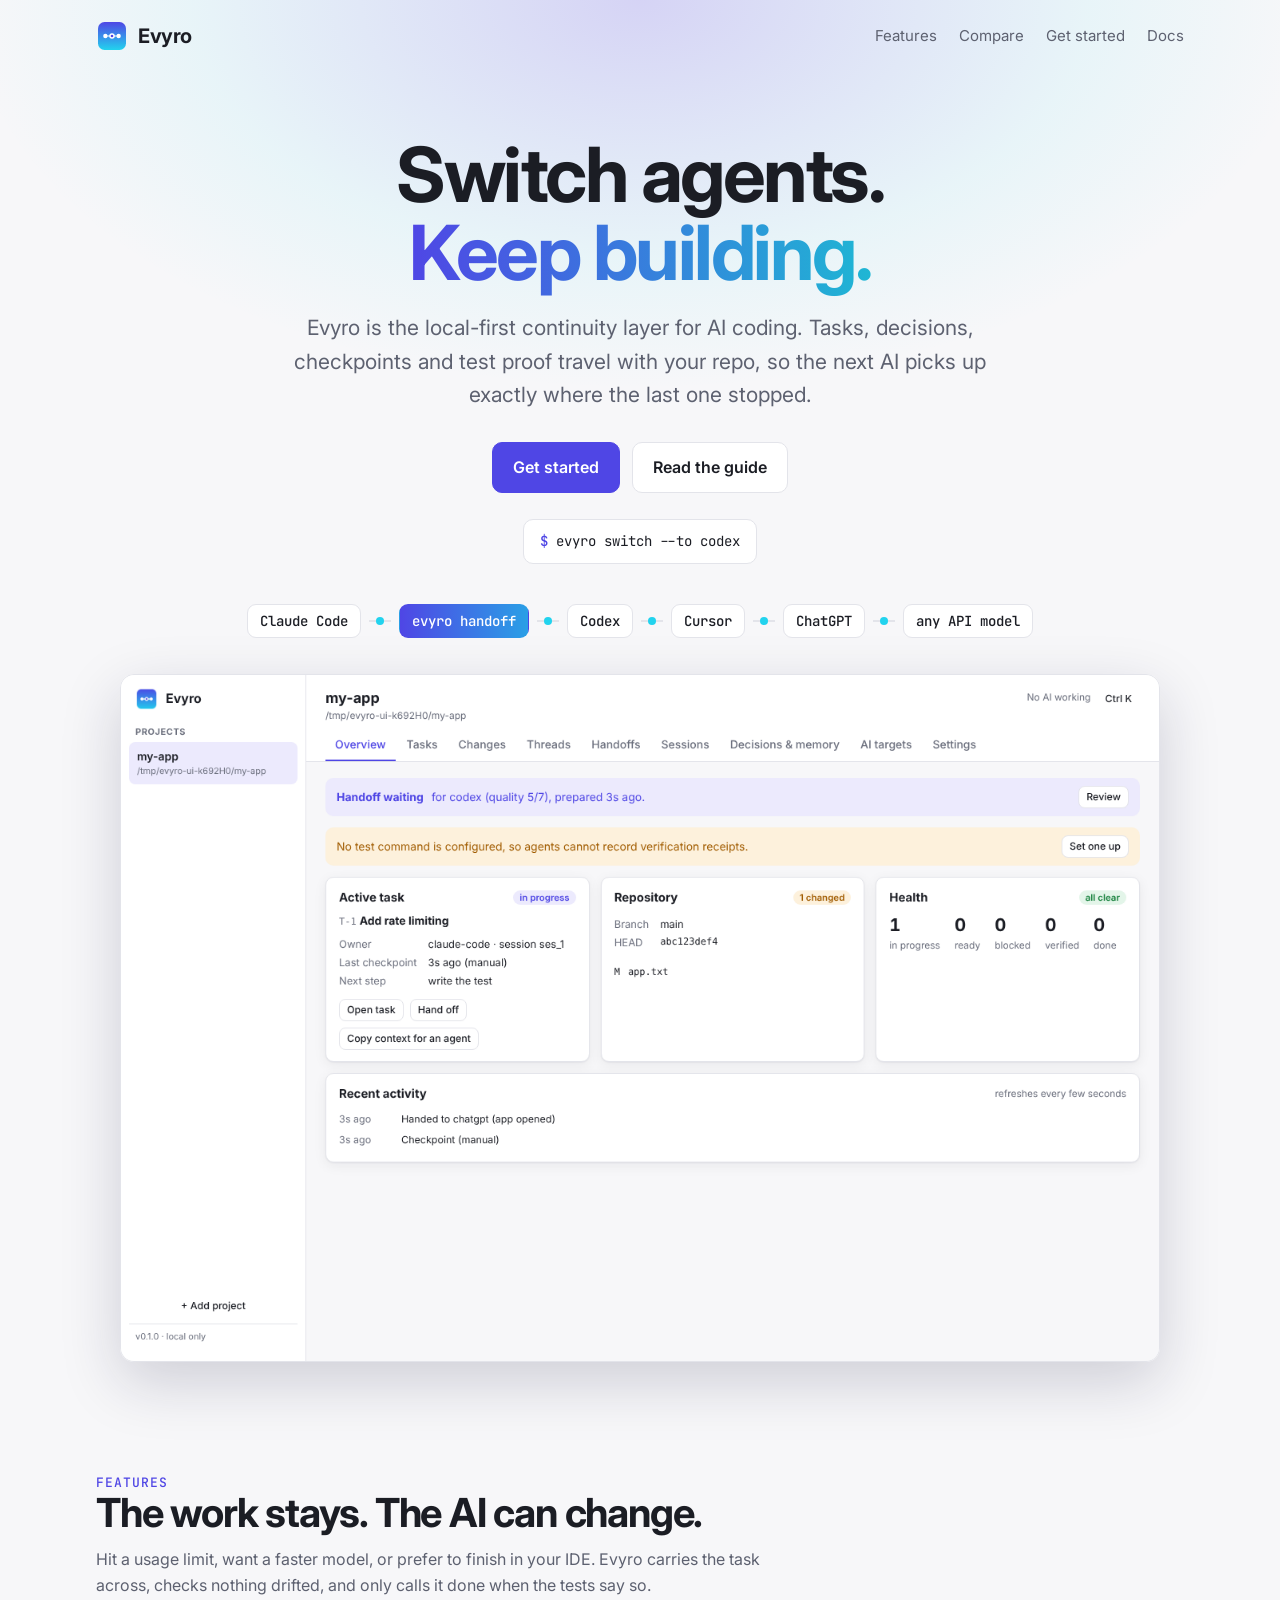
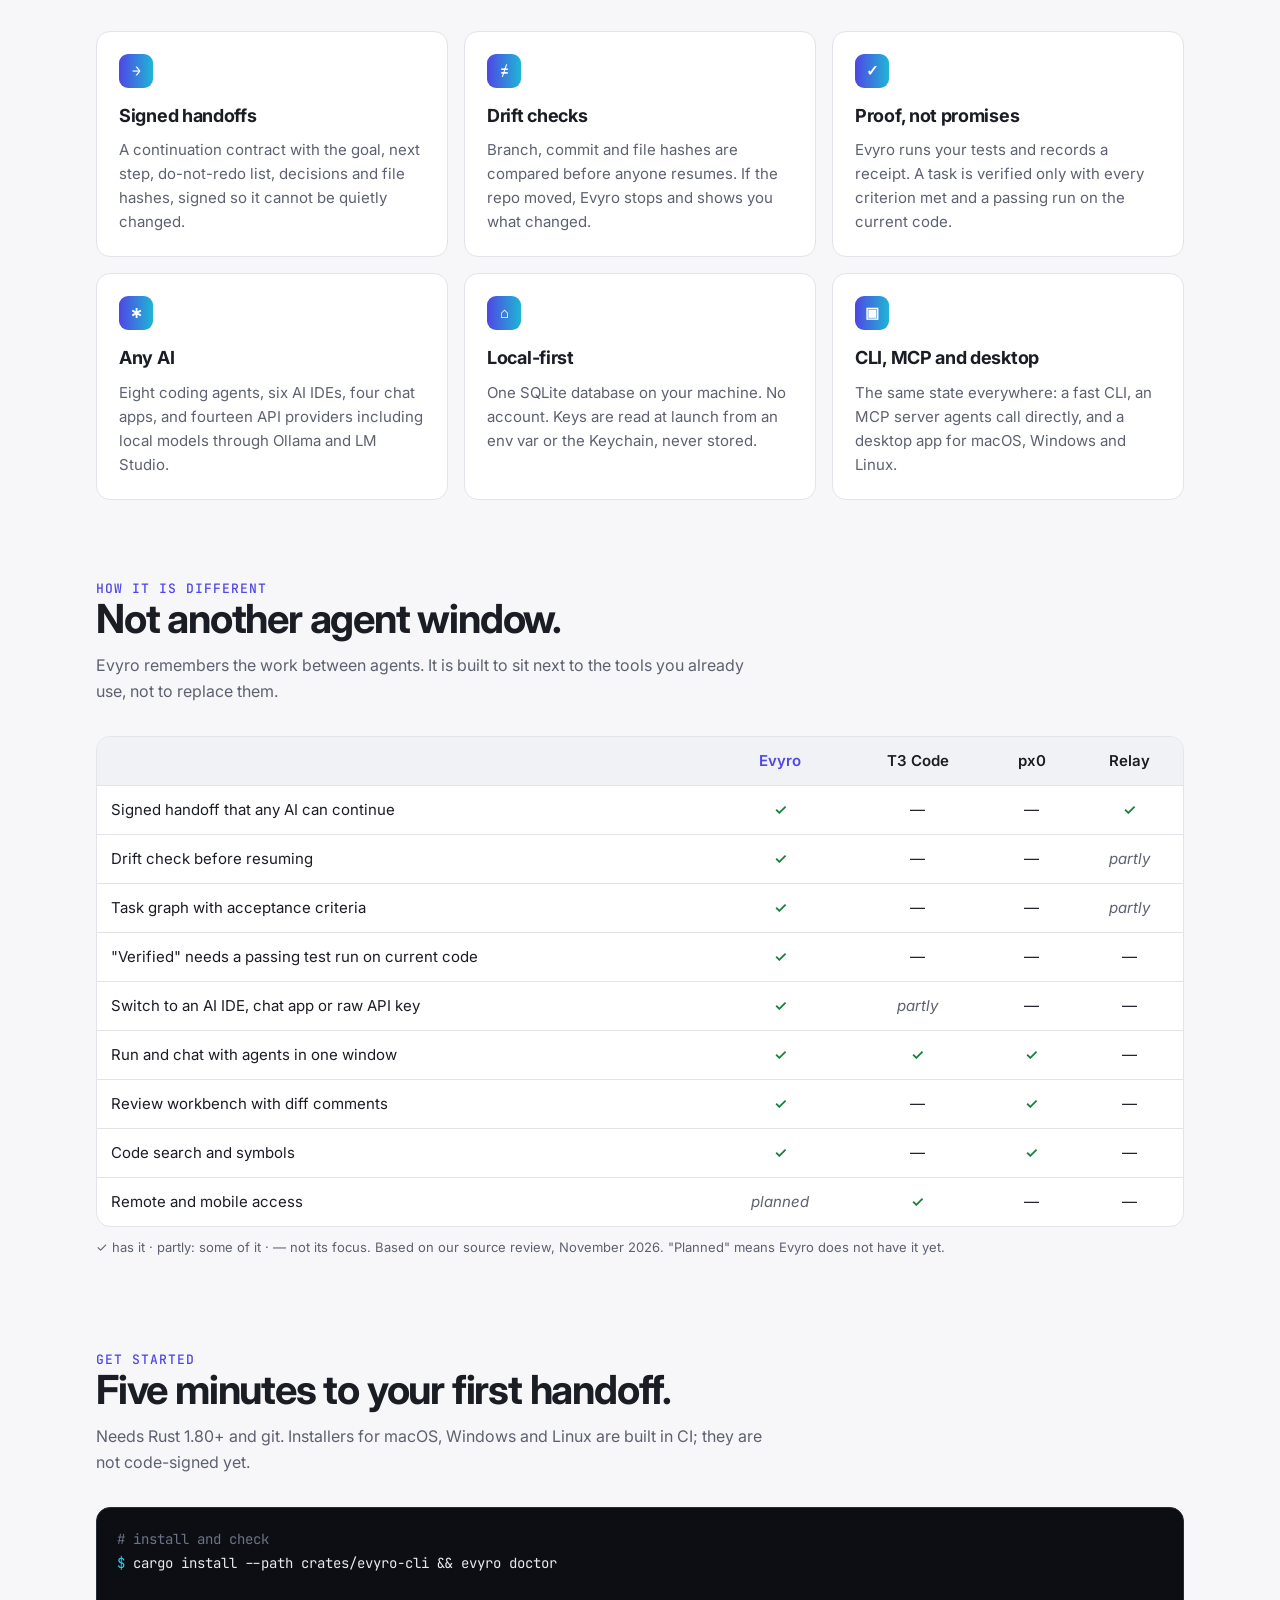
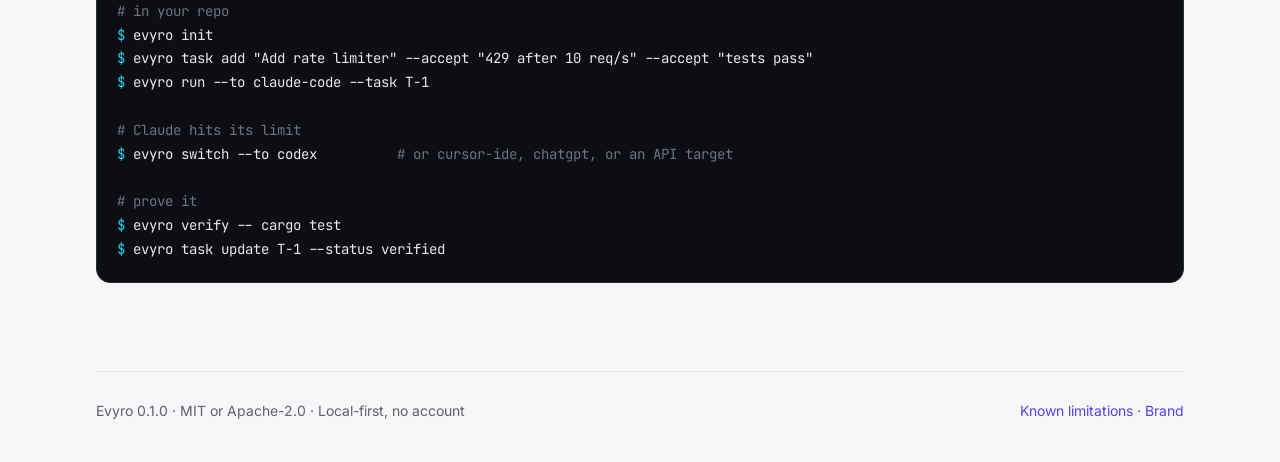
<file: docs/site/index.html>
<!doctype html>
<html lang="en">
<head>
<meta charset="utf-8">
<meta name="viewport" content="width=device-width, initial-scale=1">
<title>Evyro. Switch agents. Keep building.</title>
<meta name="description" content="The local-first continuity layer for AI coding. Hand work between Claude Code, Codex, Cursor, ChatGPT and any API model without losing the task, the decisions or the test proof.">
<meta property="og:image" content="../assets/social-preview.png">
<link rel="icon" href="../brand/logo.svg">
<link rel="preconnect" href="https://fonts.googleapis.com">
<link href="https://fonts.googleapis.com/css2?family=Inter:wght@400;500;600;700&family=JetBrains+Mono:wght@400;500&display=swap" rel="stylesheet">
<style>
  :root {
    --indigo: #4f46e5; --cyan: #22d3ee; --violet: #8b85ff;
    --bg: #f7f7f9; --panel: #ffffff; --panel-2: #f1f2f6; --border: #e3e4ea; --text: #1b1d24; --muted: #5d6170;
    --ok: #16803c; --accent: var(--indigo); --hero-grad: linear-gradient(90deg, var(--indigo), #1fb6d4);
    color-scheme: light;
  }
  @media (prefers-color-scheme: dark) {
    :root:not([data-theme="light"]) {
      --bg: #0c0e14; --panel: #151821; --panel-2: #1b1f2a; --border: #262b38; --text: #e7e9ee; --muted: #9298a7;
      --ok: #4cc47a; --accent: var(--violet); --hero-grad: linear-gradient(90deg, var(--violet), var(--cyan));
      color-scheme: dark;
    }
  }
  * { box-sizing: border-box; }
  body { margin: 0; background: radial-gradient(900px 520px at 50% 0, rgba(79,70,229,.20), rgba(34,211,238,.07) 50%, transparent 75%) no-repeat, var(--bg); color: var(--text); font: 16px/1.6 Inter, system-ui, sans-serif; }
  a { color: var(--accent); text-decoration: none; }
  code, pre { font-family: "JetBrains Mono", ui-monospace, monospace; }
  .wrap { max-width: 1120px; margin: 0 auto; padding: 0 16px; }
  nav { display: flex; align-items: center; justify-content: space-between; padding: 20px 0; }
  .logo { display: flex; align-items: center; gap: 10px; font-weight: 700; font-size: 20px; color: var(--text); letter-spacing: -.4px; }
  .logo img { width: 32px; height: 32px; }
  nav .links { display: flex; gap: 22px; font-size: 15px; }
  nav .links a { color: var(--muted); }
  header { padding: 64px 0 40px; text-align: center; }
  h1 { font-size: clamp(40px, 7vw, 76px); line-height: 1.02; letter-spacing: -2.5px; margin: 0 0 20px; font-weight: 700; }
  h1 span { background: var(--hero-grad); -webkit-background-clip: text; background-clip: text; color: transparent; }
  .lede { font-size: clamp(17px, 2.2vw, 21px); color: var(--muted); max-width: 720px; margin: 0 auto 30px; }
  .cta { display: flex; gap: 12px; justify-content: center; flex-wrap: wrap; }
  .btn { padding: 12px 20px; border-radius: 10px; font-weight: 600; border: 1px solid var(--border); background: var(--panel); color: var(--text); }
  .btn.primary { background: var(--indigo); border-color: var(--indigo); color: #fff; }
  .install { margin: 26px auto 0; display: inline-block; padding: 10px 16px; border-radius: 10px; background: var(--panel); border: 1px solid var(--border); font-size: 14px; }
  .install b { color: var(--accent); font-weight: 500; }
  .relay { display: flex; flex-wrap: wrap; align-items: center; justify-content: center; gap: 8px; margin: 40px 0 8px; }
  .chip { font: 500 14px "JetBrains Mono", monospace; padding: 7px 12px; border-radius: 9px; background: var(--panel); border: 1px solid var(--border); }
  .chip.hub { background: linear-gradient(90deg, var(--indigo), #2a9fe6); color: #fff; border-color: transparent; }
  .dot { width: 22px; height: 2px; background: var(--border); position: relative; }
  .dot::after { content: ""; position: absolute; left: 7px; top: -3px; width: 8px; height: 8px; border-radius: 50%; background: var(--cyan); }
  .shot { margin: 36px auto 0; border-radius: 14px; border: 1px solid var(--border); box-shadow: 0 20px 60px rgba(20,20,60,.18); overflow: hidden; max-width: 1040px; }
  .shot img { display: block; width: 100%; }
  section { padding: 72px 0 8px; }
  h2 { font-size: clamp(28px, 4vw, 40px); letter-spacing: -1.2px; line-height: 1.1; margin: 0 0 12px; }
  .kicker { font: 500 13px "JetBrains Mono", monospace; color: var(--accent); text-transform: uppercase; letter-spacing: 1px; }
  .sub { color: var(--muted); max-width: 680px; margin: 0 0 32px; }
  .grid { display: grid; grid-template-columns: repeat(auto-fit, minmax(min(100%, 300px), 1fr)); gap: 16px; }
  .card { background: var(--panel); border: 1px solid var(--border); border-radius: 14px; padding: 22px; }
  .card h3 { margin: 0 0 8px; font-size: 18px; letter-spacing: -.3px; }
  .card p { margin: 0; color: var(--muted); font-size: 15px; }
  .card .ic { width: 34px; height: 34px; border-radius: 9px; background: var(--hero-grad); margin-bottom: 14px; display: grid; place-items: center; color: #fff; font: 600 15px "JetBrains Mono", monospace; }
  pre { background: #0c0e14; color: #e7e9ee; border: 1px solid #262b38; padding: 20px; border-radius: 14px; overflow-x: auto; font-size: 14px; line-height: 1.7; margin: 0; }
  pre .c { color: #6b7385; } pre .p { color: var(--cyan); }
  .table-wrap { overflow-x: auto; border: 1px solid var(--border); border-radius: 14px; background: var(--panel); }
  table { width: 100%; border-collapse: collapse; font-size: 15px; min-width: 640px; }
  th, td { padding: 12px 14px; border-bottom: 1px solid var(--border); text-align: center; }
  th:first-child, td:first-child { text-align: left; }
  thead th { background: var(--panel-2); font-weight: 600; }
  th.us { color: var(--accent); }
  td.y { color: var(--ok); font-weight: 600; }
  td.pl { color: var(--muted); font-style: italic; }
  tr:last-child td { border-bottom: 0; }
  .note { color: var(--muted); font-size: 13px; margin-top: 10px; }
  footer { margin-top: 80px; padding: 28px 0 40px; border-top: 1px solid var(--border); color: var(--muted); font-size: 14px; display: flex; justify-content: space-between; flex-wrap: wrap; gap: 12px; }
  @media (max-width: 640px) { nav .links { display: none; } header { padding-top: 32px; } }
</style>
</head>
<body>
<div class="wrap">
  <nav>
    <a class="logo" href="#"><img src="../brand/logo.svg" alt="">Evyro</a>
    <div class="links"><a href="#features">Features</a><a href="#different">Compare</a><a href="#start">Get started</a><a href="../user-guide/USER_GUIDE.md">Docs</a></div>
  </nav>

  <header>
    <h1>Switch agents.<br><span>Keep building.</span></h1>
    <p class="lede">Evyro is the local-first continuity layer for AI coding. Tasks, decisions, checkpoints and test proof travel with your repo, so the next AI picks up exactly where the last one stopped.</p>
    <div class="cta"><a class="btn primary" href="#start">Get started</a><a class="btn" href="../user-guide/USER_GUIDE.md">Read the guide</a></div>
    <div class="install"><code><b>$</b> evyro switch --to codex</code></div>
    <div class="relay">
      <span class="chip">Claude Code</span><span class="dot"></span><span class="chip hub">evyro handoff</span><span class="dot"></span>
      <span class="chip">Codex</span><span class="dot"></span><span class="chip">Cursor</span><span class="dot"></span><span class="chip">ChatGPT</span><span class="dot"></span><span class="chip">any API model</span>
    </div>
    <div class="shot">
      <picture>
        <source media="(prefers-color-scheme: dark)" srcset="../assets/screen-overview-dark.png">
        <img src="../assets/screen-overview-light.png" alt="Evyro desktop app overview">
      </picture>
    </div>
  </header>

  <section id="features">
    <div class="kicker">Features</div>
    <h2>The work stays. The AI can change.</h2>
    <p class="sub">Hit a usage limit, want a faster model, or prefer to finish in your IDE. Evyro carries the task across, checks nothing drifted, and only calls it done when the tests say so.</p>
    <div class="grid">
      <div class="card"><div class="ic">→</div><h3>Signed handoffs</h3><p>A continuation contract with the goal, next step, do-not-redo list, decisions and file hashes, signed so it cannot be quietly changed.</p></div>
      <div class="card"><div class="ic">≠</div><h3>Drift checks</h3><p>Branch, commit and file hashes are compared before anyone resumes. If the repo moved, Evyro stops and shows you what changed.</p></div>
      <div class="card"><div class="ic">✓</div><h3>Proof, not promises</h3><p>Evyro runs your tests and records a receipt. A task is verified only with every criterion met and a passing run on the current code.</p></div>
      <div class="card"><div class="ic">∗</div><h3>Any AI</h3><p>Eight coding agents, six AI IDEs, four chat apps, and fourteen API providers including local models through Ollama and LM Studio.</p></div>
      <div class="card"><div class="ic">⌂</div><h3>Local-first</h3><p>One SQLite database on your machine. No account. Keys are read at launch from an env var or the Keychain, never stored.</p></div>
      <div class="card"><div class="ic">▣</div><h3>CLI, MCP and desktop</h3><p>The same state everywhere: a fast CLI, an MCP server agents call directly, and a desktop app for macOS, Windows and Linux.</p></div>
    </div>
  </section>

  <section id="different">
    <div class="kicker">How it is different</div>
    <h2>Not another agent window.</h2>
    <p class="sub">Evyro remembers the work between agents. It is built to sit next to the tools you already use, not to replace them.</p>
    <div class="table-wrap">
      <table>
        <thead><tr><th></th><th class="us">Evyro</th><th>T3 Code</th><th>px0</th><th>Relay</th></tr></thead>
        <tbody>
          <tr><td>Signed handoff that any AI can continue</td><td class="y">✓</td><td>—</td><td>—</td><td class="y">✓</td></tr>
          <tr><td>Drift check before resuming</td><td class="y">✓</td><td>—</td><td>—</td><td class="pl">partly</td></tr>
          <tr><td>Task graph with acceptance criteria</td><td class="y">✓</td><td>—</td><td>—</td><td class="pl">partly</td></tr>
          <tr><td>"Verified" needs a passing test run on current code</td><td class="y">✓</td><td>—</td><td>—</td><td>—</td></tr>
          <tr><td>Switch to an AI IDE, chat app or raw API key</td><td class="y">✓</td><td class="pl">partly</td><td>—</td><td>—</td></tr>
          <tr><td>Run and chat with agents in one window</td><td class="y">✓</td><td class="y">✓</td><td class="y">✓</td><td>—</td></tr>
          <tr><td>Review workbench with diff comments</td><td class="y">✓</td><td>—</td><td class="y">✓</td><td>—</td></tr>
          <tr><td>Code search and symbols</td><td class="y">✓</td><td>—</td><td class="y">✓</td><td>—</td></tr>
          <tr><td>Remote and mobile access</td><td class="pl">planned</td><td class="y">✓</td><td>—</td><td>—</td></tr>
        </tbody>
      </table>
    </div>
    <p class="note">✓ has it · partly: some of it · — not its focus. Based on our source review, November 2026. "Planned" means Evyro does not have it yet.</p>
  </section>

  <section id="start">
    <div class="kicker">Get started</div>
    <h2>Five minutes to your first handoff.</h2>
    <p class="sub">Needs Rust 1.80+ and git. Installers for macOS, Windows and Linux are built in CI; they are not code-signed yet.</p>
<pre><span class="c"># install and check</span>
<span class="p">$</span> cargo install --path crates/evyro-cli && evyro doctor

<span class="c"># in your repo</span>
<span class="p">$</span> evyro init
<span class="p">$</span> evyro task add "Add rate limiter" --accept "429 after 10 req/s" --accept "tests pass"
<span class="p">$</span> evyro run --to claude-code --task T-1

<span class="c"># Claude hits its limit</span>
<span class="p">$</span> evyro switch --to codex          <span class="c"># or cursor-ide, chatgpt, or an API target</span>

<span class="c"># prove it</span>
<span class="p">$</span> evyro verify -- cargo test
<span class="p">$</span> evyro task update T-1 --status verified</pre>
  </section>

  <footer>
    <span>Evyro 0.1.0 · MIT or Apache-2.0 · Local-first, no account</span>
    <span><a href="../KNOWN_LIMITATIONS.md">Known limitations</a> · <a href="../BRAND.md">Brand</a></span>
  </footer>
</div>
</body>
</html>
</file>
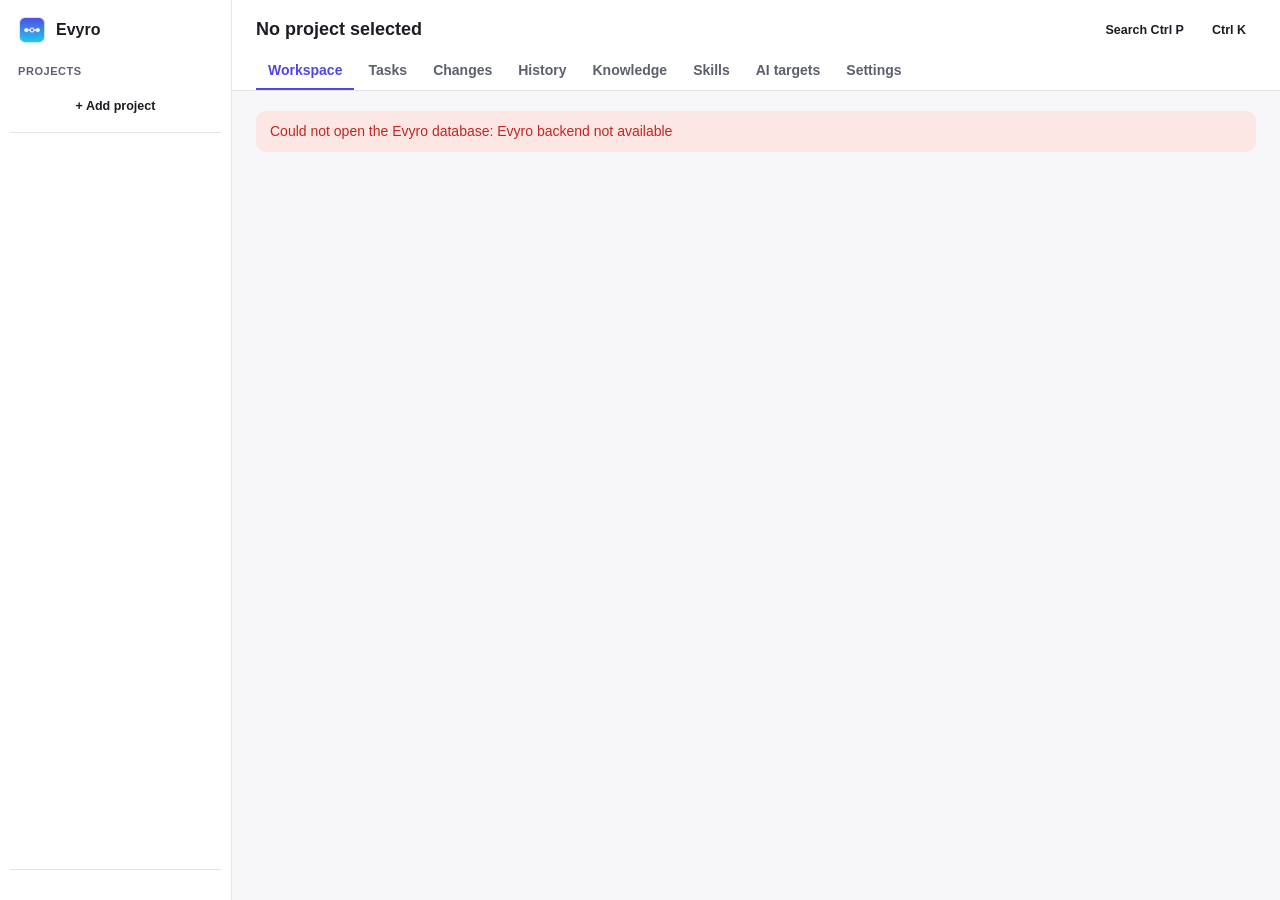
<file: crates/evyro-desktop/ui/index.html>
<!doctype html>
<html lang="en">
<head>
  <meta charset="utf-8">
  <meta name="viewport" content="width=device-width, initial-scale=1">
  <title>Evyro</title>
  <link rel="stylesheet" href="vendor/xterm/xterm.css">
  <link rel="stylesheet" href="tokens.css">
  <link rel="stylesheet" href="style.css">
</head>
<body>
  <div class="app">
    <aside class="sidebar">
      <div class="brand">
        <img src="logo.png" alt="" width="28" height="28">
        <span>Evyro</span>
      </div>
      <div class="side-label" data-i18n="frame.projects">Projects</div>
      <nav id="project-list" class="project-list" aria-label="Projects" data-i18n-aria-label="frame.projects"></nav>
      <button id="add-project-btn" class="btn ghost small side-add" data-i18n="frame.addProject">+ Add project</button>
      <div id="side-threads" class="side-threads"></div>
      <div class="side-foot" id="side-foot"></div>
    </aside>

    <main class="main">
      <header class="topbar">
        <div class="title-wrap">
          <h1 id="project-title">No project selected</h1>
          <div id="project-sub" class="muted small"></div>
        </div>
        <div class="top-actions">
          <span id="live-badge" class="live-badge" aria-live="polite"></span>
          <button id="ctx-btn" class="btn small ghost hidden" aria-controls="ctx" title="Show or hide the shared context" data-i18n-title="frame.ctxToggle"></button>
          <button id="search-btn" class="btn small ghost" title="Search the project" data-i18n-title="frame.searchProject"></button>
          <button id="palette-btn" class="btn small ghost" title="Command palette" data-i18n-title="frame.palette"></button>
        </div>
        <nav class="tabs" id="tabs">
          <button data-view="workspace" class="tab active" data-i18n="tab.workspace">Workspace</button>
          <button data-view="tasks" class="tab" data-i18n="tab.tasks">Tasks</button>
          <button data-view="changes" class="tab" data-i18n="tab.changes">Changes</button>
          <button data-view="history" class="tab" data-i18n="tab.history">History</button>
          <button data-view="knowledge" class="tab" title="Decisions and project memory" data-i18n-title="tab.knowledge.title" data-i18n="tab.knowledge">Knowledge</button>
          <button data-view="skills" class="tab" data-i18n="tab.skills">Skills</button>
          <button data-view="agents" class="tab" data-i18n="tab.agents">AI targets</button>
          <button data-view="settings" class="tab" data-i18n="tab.settings">Settings</button>
        </nav>
      </header>
      <section id="view" class="view"></section>
    </main>

    <aside id="ctx" class="ctx hidden" aria-label="Shared context" aria-hidden="true">
      <div class="ctx-tabs">
        <div role="tablist" aria-label="Inspector" data-i18n-aria-label="frame.ctxInspector" class="row">
          <button class="ctx-tab active" role="tab" data-pane="context" aria-selected="true" aria-controls="ctx-body" data-i18n="frame.ctxTab.context">Context</button>
          <button class="ctx-tab" role="tab" data-pane="changes" aria-selected="false" aria-controls="ctx-body" data-i18n="frame.ctxTab.changes">Changes</button>
        </div>
        <span class="spacer"></span>
        <button id="ctx-close" class="btn ghost small" aria-label="Hide the shared context" data-i18n-aria-label="frame.ctxHide">✕</button>
      </div>
      <div id="ctx-body" class="ctx-body" role="tabpanel"></div>
    </aside>

    <aside id="drawer" class="drawer hidden" aria-hidden="true">
      <div class="drawer-head">
        <div id="drawer-title" class="drawer-title"></div>
        <button id="drawer-close" class="btn ghost small" aria-label="Close" data-i18n-aria-label="frame.close">✕</button>
      </div>
      <div id="drawer-body" class="drawer-body"></div>
    </aside>
    <footer id="statusbar" class="statusbar hidden" aria-label="Status"></footer>
  </div>

  <div id="modal-root"></div>
  <div id="palette-root"></div>
  <div id="toast-root" class="toast-root"></div>
  <script src="vendor/xterm/xterm.js"></script>
  <script src="vendor/xterm/addon-fit.js"></script>
  <script src="i18n.js"></script>
  <script src="locales/en.js"></script>
  <script src="locales/es.js"></script>
  <script src="locales/pt-BR.js"></script>
  <script src="locales/zh-CN.js"></script>
  <script src="locales/ja.js"></script>
  <script src="locales/hi.js"></script>
  <script src="app.js"></script>
  <script src="appearance.js"></script>
  <script src="threads.js"></script>
  <script src="search.js"></script>
  <script src="skills.js"></script>
  <script src="remote.js"></script>
  <script src="update.js"></script>
  <script src="chat.js"></script>
  <script src="review.js"></script>
  <script src="workspace.js"></script>
  <script src="comparison.js"></script>
</body>
</html>
</file>
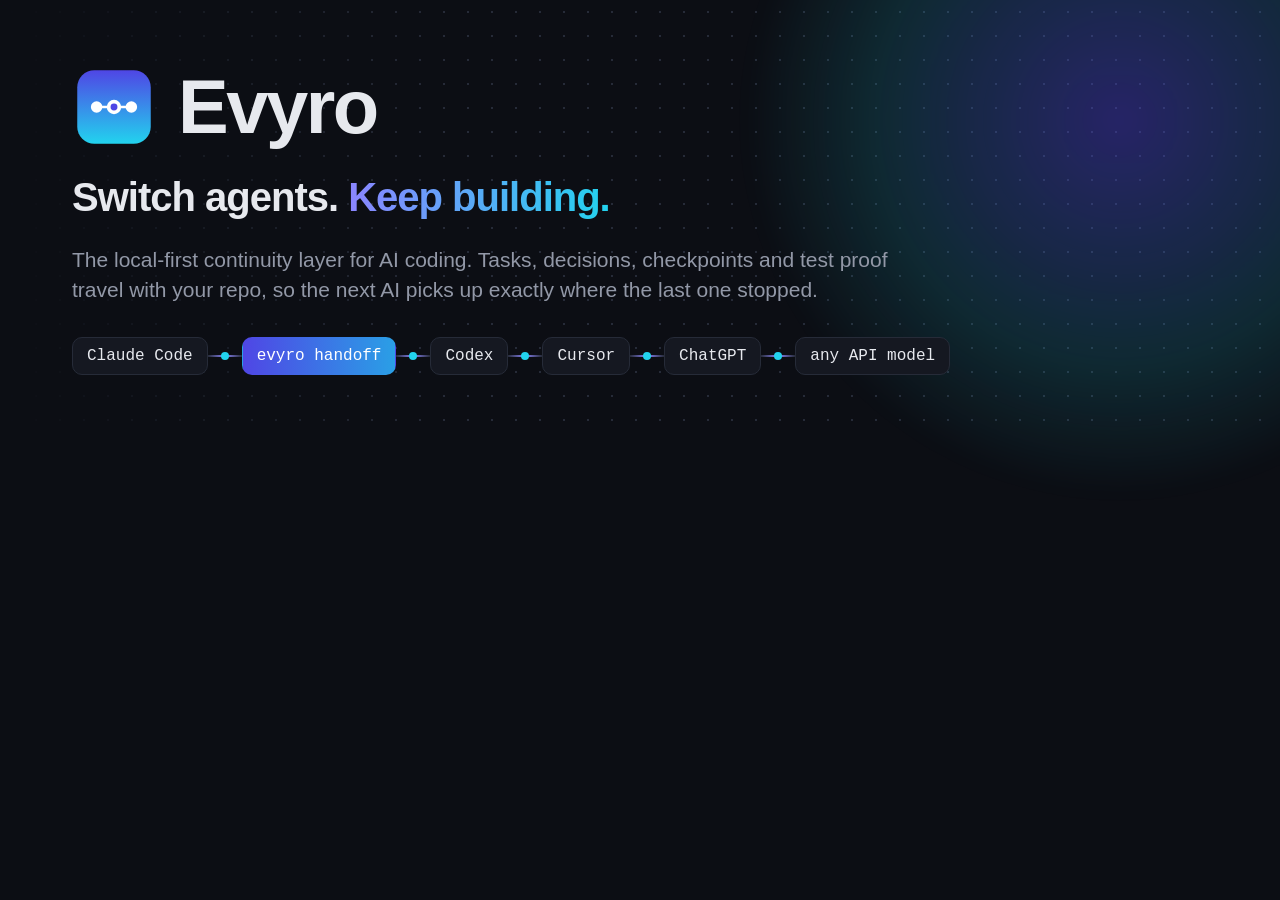
<file: docs/brand/banner.html>
<!doctype html>
<!-- Source for docs/assets/banner-*.png and social-preview.png. Rendered by render.cjs. -->
<html>
<head>
<meta charset="utf-8">
<style>
  :root {
    --indigo: #4f46e5; --cyan: #22d3ee; --violet: #8b85ff;
    --ink: #0c0e14; --ink-2: #151821; --line: #262b38; --paper: #f7f7f9; --text: #e7e9ee; --muted: #9298a7;
  }
  body.light { --ink: #f7f7f9; --ink-2: #ffffff; --line: #e3e4ea; --text: #1b1d24; --muted: #5d6170; }
  * { box-sizing: border-box; margin: 0; }
  body { width: var(--w); height: var(--h); background: var(--ink); color: var(--text); font-family: Inter, sans-serif; overflow: hidden; position: relative; }
  .grid { position: absolute; inset: 0; background-image: radial-gradient(var(--line) 1.2px, transparent 1.2px); background-size: 24px 24px; mask-image: linear-gradient(90deg, transparent, #000 35%, #000); }
  .glow { position: absolute; width: 760px; height: 760px; right: -220px; top: -260px; border-radius: 50%;
    background: radial-gradient(circle, rgba(79,70,229,.40), rgba(34,211,238,.14) 45%, transparent 70%); filter: blur(10px); }
  body.light .glow { background: radial-gradient(circle, rgba(79,70,229,.16), rgba(34,211,238,.10) 45%, transparent 70%); }
  .wrap { position: relative; height: 100%; padding: 0 72px; display: flex; flex-direction: column; justify-content: center; gap: 26px; }
  .brand { display: flex; align-items: center; gap: 22px; }
  .brand img { width: 84px; height: 84px; }
  .word { font-family: "Inter Display", Inter, sans-serif; font-weight: 700; font-size: 76px; letter-spacing: -2.5px; line-height: 1; }
  .tag { font-family: "Inter Display", Inter, sans-serif; font-weight: 600; font-size: 40px; letter-spacing: -1px; line-height: 1.1; }
  .tag span { background: linear-gradient(90deg, var(--indigo), var(--cyan)); -webkit-background-clip: text; background-clip: text; color: transparent; }
  body:not(.light) .tag span { background: linear-gradient(90deg, var(--violet), var(--cyan)); -webkit-background-clip: text; background-clip: text; }
  .sub { font-size: 21px; color: var(--muted); max-width: 820px; line-height: 1.45; }
  .relay { display: flex; align-items: center; margin-top: 6px; }
  .chip { font: 500 16px "JetBrains Mono", monospace; padding: 9px 14px; border-radius: 10px; background: var(--ink-2); border: 1px solid var(--line); white-space: nowrap; }
  .chip.hub { border-color: transparent; color: #fff; background: linear-gradient(90deg, var(--indigo), #2a9fe6); }
  .link { width: 34px; height: 2px; background: linear-gradient(90deg, var(--line), var(--violet), var(--line)); position: relative; }
  .link::after { content: ""; position: absolute; left: 50%; top: -3px; width: 8px; height: 8px; margin-left: -4px; border-radius: 50%; background: var(--cyan); }
  body.social .wrap { gap: 34px; }
  body.social .sub { font-size: 24px; }
</style>
</head>
<body>
<div class="grid"></div><div class="glow"></div>
<div class="wrap">
  <div class="brand"><img src="logo.svg" alt=""><div class="word">Evyro</div></div>
  <div class="tag">Switch agents. <span>Keep building.</span></div>
  <div class="sub">The local-first continuity layer for AI coding. Tasks, decisions, checkpoints and test proof travel with your repo, so the next AI picks up exactly where the last one stopped.</div>
  <div class="relay">
    <div class="chip">Claude Code</div><div class="link"></div>
    <div class="chip hub">evyro handoff</div><div class="link"></div>
    <div class="chip">Codex</div><div class="link"></div>
    <div class="chip">Cursor</div><div class="link"></div>
    <div class="chip">ChatGPT</div><div class="link"></div>
    <div class="chip">any API model</div>
  </div>
</div>
<script>
  const q = new URLSearchParams(location.search);
  const [w, h] = (q.get("size") || "1280x440").split("x");
  document.body.style.setProperty("--w", w + "px");
  document.body.style.setProperty("--h", h + "px");
  if (q.get("theme") === "light") document.body.classList.add("light");
  if (q.get("social")) document.body.classList.add("social");
</script>
</body>
</html>
</file>
<file: crates/evyro-desktop/ui/vendor/xterm/xterm.css>
/**
 * Copyright (c) 2014 The xterm.js authors. All rights reserved.
 * Copyright (c) 2012-2013, Christopher Jeffrey (MIT License)
 * https://github.com/chjj/term.js
 * @license MIT
 *
 * Permission is hereby granted, free of charge, to any person obtaining a copy
 * of this software and associated documentation files (the "Software"), to deal
 * in the Software without restriction, including without limitation the rights
 * to use, copy, modify, merge, publish, distribute, sublicense, and/or sell
 * copies of the Software, and to permit persons to whom the Software is
 * furnished to do so, subject to the following conditions:
 *
 * The above copyright notice and this permission notice shall be included in
 * all copies or substantial portions of the Software.
 *
 * THE SOFTWARE IS PROVIDED "AS IS", WITHOUT WARRANTY OF ANY KIND, EXPRESS OR
 * IMPLIED, INCLUDING BUT NOT LIMITED TO THE WARRANTIES OF MERCHANTABILITY,
 * FITNESS FOR A PARTICULAR PURPOSE AND NONINFRINGEMENT. IN NO EVENT SHALL THE
 * AUTHORS OR COPYRIGHT HOLDERS BE LIABLE FOR ANY CLAIM, DAMAGES OR OTHER
 * LIABILITY, WHETHER IN AN ACTION OF CONTRACT, TORT OR OTHERWISE, ARISING FROM,
 * OUT OF OR IN CONNECTION WITH THE SOFTWARE OR THE USE OR OTHER DEALINGS IN
 * THE SOFTWARE.
 *
 * Originally forked from (with the author's permission):
 *   Fabrice Bellard's javascript vt100 for jslinux:
 *   http://bellard.org/jslinux/
 *   Copyright (c) 2011 Fabrice Bellard
 *   The original design remains. The terminal itself
 *   has been extended to include xterm CSI codes, among
 *   other features.
 */

/**
 *  Default styles for xterm.js
 */

.xterm {
    cursor: text;
    position: relative;
    user-select: none;
    -ms-user-select: none;
    -webkit-user-select: none;
}

.xterm.focus,
.xterm:focus {
    outline: none;
}

.xterm .xterm-helpers {
    position: absolute;
    top: 0;
    /**
     * The z-index of the helpers must be higher than the canvases in order for
     * IMEs to appear on top.
     */
    z-index: 5;
}

.xterm .xterm-helper-textarea {
    padding: 0;
    border: 0;
    margin: 0;
    /* Move textarea out of the screen to the far left, so that the cursor is not visible */
    position: absolute;
    opacity: 0;
    left: -9999em;
    top: 0;
    width: 0;
    height: 0;
    z-index: -5;
    /** Prevent wrapping so the IME appears against the textarea at the correct position */
    white-space: nowrap;
    overflow: hidden;
    resize: none;
}

.xterm .composition-view {
    /* TODO: Composition position got messed up somewhere */
    background: #000;
    color: #FFF;
    display: none;
    position: absolute;
    white-space: nowrap;
    z-index: 1;
}

.xterm .composition-view.active {
    display: block;
}

.xterm .xterm-viewport {
    /* On OS X this is required in order for the scroll bar to appear fully opaque */
    background-color: #000;
    overflow-y: scroll;
    cursor: default;
    position: absolute;
    right: 0;
    left: 0;
    top: 0;
    bottom: 0;
}

.xterm .xterm-screen {
    position: relative;
}

.xterm .xterm-screen canvas {
    position: absolute;
    left: 0;
    top: 0;
}

.xterm .xterm-scroll-area {
    visibility: hidden;
}

.xterm-char-measure-element {
    display: inline-block;
    visibility: hidden;
    position: absolute;
    top: 0;
    left: -9999em;
    line-height: normal;
}

.xterm.enable-mouse-events {
    /* When mouse events are enabled (eg. tmux), revert to the standard pointer cursor */
    cursor: default;
}

.xterm.xterm-cursor-pointer,
.xterm .xterm-cursor-pointer {
    cursor: pointer;
}

.xterm.column-select.focus {
    /* Column selection mode */
    cursor: crosshair;
}

.xterm .xterm-accessibility:not(.debug),
.xterm .xterm-message {
    position: absolute;
    left: 0;
    top: 0;
    bottom: 0;
    right: 0;
    z-index: 10;
    color: transparent;
    pointer-events: none;
}

.xterm .xterm-accessibility-tree:not(.debug) *::selection {
  color: transparent;
}

.xterm .xterm-accessibility-tree {
  user-select: text;
  white-space: pre;
}

.xterm .live-region {
    position: absolute;
    left: -9999px;
    width: 1px;
    height: 1px;
    overflow: hidden;
}

.xterm-dim {
    /* Dim should not apply to background, so the opacity of the foreground color is applied
     * explicitly in the generated class and reset to 1 here */
    opacity: 1 !important;
}

.xterm-underline-1 { text-decoration: underline; }
.xterm-underline-2 { text-decoration: double underline; }
.xterm-underline-3 { text-decoration: wavy underline; }
.xterm-underline-4 { text-decoration: dotted underline; }
.xterm-underline-5 { text-decoration: dashed underline; }

.xterm-overline {
    text-decoration: overline;
}

.xterm-overline.xterm-underline-1 { text-decoration: overline underline; }
.xterm-overline.xterm-underline-2 { text-decoration: overline double underline; }
.xterm-overline.xterm-underline-3 { text-decoration: overline wavy underline; }
.xterm-overline.xterm-underline-4 { text-decoration: overline dotted underline; }
.xterm-overline.xterm-underline-5 { text-decoration: overline dashed underline; }

.xterm-strikethrough {
    text-decoration: line-through;
}

.xterm-screen .xterm-decoration-container .xterm-decoration {
	z-index: 6;
	position: absolute;
}

.xterm-screen .xterm-decoration-container .xterm-decoration.xterm-decoration-top-layer {
	z-index: 7;
}

.xterm-decoration-overview-ruler {
    z-index: 8;
    position: absolute;
    top: 0;
    right: 0;
    pointer-events: none;
}

.xterm-decoration-top {
    z-index: 2;
    position: relative;
}
</file>
<file: crates/evyro-desktop/ui/tokens.css>
/* Design tokens: every color, size, type size, radius and line width the UI uses.
   style.css only refers to these; tests/css-token-lint.cjs fails on raw colors or px values
   anywhere else (tests/css-token-allow.json lists the few justified exceptions).

   Color roles (redefined per theme below; appearance.js overrides --accent, --accent-soft,
   --on-accent, --ui-font, --mono, --ui-size, --radius, --sidebar-w and --inspector-w):
     --bg            app background behind panels
     --panel         surface of cards, sidebars, dialogs      --panel-2  sunken / secondary surface
     --text          body text                                --muted    secondary text
     --border        hairlines and control outlines
     --accent        links, focus, selection, primary action  --accent-soft  tinted accent surface
     --on-accent     text on a solid accent fill
     --ok / --warn / --bad  status text, each with a -soft surface
     --shadow        resting elevation                        --term-bg  terminal background

   Scales are named by their size in px, so a value reads the same in the token and in DevTools.
   Prefer the even steps for new UI; the odd steps keep existing layouts pixel-identical. */
:root {
  --bg: #f7f7f9;
  --panel: #ffffff;
  --panel-2: #f1f2f6;
  --border: #e3e4ea;
  --text: #1b1d24;
  --muted: #5c606d;
  --accent: #4f46e5;
  --accent-soft: #eceafd;
  --on-accent: #ffffff;
  --ok: #11692f;
  --ok-soft: #e3f5e9;
  --warn: #8a4f00;
  --warn-soft: #fdf1dc;
  --bad: #c2261d;
  --bad-soft: #fde7e5;
  --shadow: 0 1px 2px rgba(20, 20, 40, .06), 0 4px 16px rgba(20, 20, 40, .06);
  --radius: 10px;
  --mono: "JetBrains Mono", ui-monospace, "SF Mono", Menlo, Consolas, monospace;
  --ui-font: -apple-system, BlinkMacSystemFont, "Segoe UI", Inter, Roboto, sans-serif;
  --ui-size: 14px;
  --sidebar-w: 232px;
  --inspector-w: 320px;
  --term-bg: #ffffff;
  color-scheme: light;
  /* Color roles that do not change with the theme */
  --on-badge: #ffffff;
  --scrim: rgba(10, 10, 20, .45);
  --shadow-pop: 0 10px 40px rgba(0,0,0,.3);
  --swatch-border: rgba(0,0,0,.12);
  --accent-wheel: conic-gradient(#ef4444, #f59e0b, #22c55e, #06b6d4, #6366f1, #d946ef, #ef4444);
  /* Theme previews in Appearance settings: each theme's panel and background */
  --swatch-light: linear-gradient(90deg, #ffffff 0 30%, #f1f2f6 30% 100%);
  --swatch-dark: linear-gradient(90deg, #181b22 0 30%, #111318 30% 100%);
  --swatch-midnight: linear-gradient(90deg, #111833 0 30%, #0b1020 30% 100%);
  --swatch-paper: linear-gradient(90deg, #fffcf5 0 30%, #f0e9db 30% 100%);
  --swatch-contrast-light: linear-gradient(90deg, #ffffff 0 30%, #000000 30% 34%, #ffffff 34% 100%);
  --swatch-contrast-dark: linear-gradient(90deg, #000000 0 30%, #ffffff 30% 34%, #000000 34% 100%);
  --swatch-system: linear-gradient(135deg, #ffffff 0 50%, #111318 50% 100%);

  /* Spacing: padding, margin, gap, offsets */
  --space-1: 1px; --space-2: 2px; --space-3: 3px; --space-4: 4px; --space-5: 5px; --space-6: 6px;
  --space-7: 7px; --space-8: 8px; --space-9: 9px; --space-10: 10px; --space-12: 12px; --space-14: 14px;
  --space-16: 16px; --space-18: 18px; --space-20: 20px; --space-22: 22px; --space-24: 24px;
  --space-28: 28px; --space-30: 30px; --space-40: 40px; --space-60: 60px;

  /* Type scale (the body size is --ui-size, set in Appearance) */
  --fs-9: 9px; --fs-10: 10px; --fs-10-5: 10.5px; --fs-11: 11px; --fs-11-5: 11.5px; --fs-12: 12px;
  --fs-12-5: 12.5px; --fs-13: 13px; --fs-13-5: 13.5px; --fs-14: 14px; --fs-15: 15px; --fs-16: 16px;
  --fs-17: 17px; --fs-18: 18px; --fs-22: 22px; --fs-34: 34px;

  /* Corner radius (cards and panels use --radius, set in Appearance) */
  --radius-3: 3px; --radius-4: 4px; --radius-5: 5px; --radius-6: 6px; --radius-7: 7px; --radius-8: 8px;
  --radius-10: 10px; --radius-12: 12px; --radius-16: 16px; --radius-pill: 999px;

  /* Line widths: borders, outlines, focus rings */
  --line-1: 1px; --line-1-5: 1.5px; --line-2: 2px; --line-3: 3px;

  /* Component sizes: widths, heights, track and column sizes */
  --size-1: 1px; --size-4: 4px; --size-6: 6px; --size-7: 7px; --size-14: 14px; --size-16: 16px;
  --size-18: 18px; --size-20: 20px; --size-22: 22px; --size-24: 24px; --size-26: 26px; --size-28: 28px;
  --size-34: 34px; --size-36: 36px; --size-38: 38px; --size-40: 40px; --size-44: 44px; --size-52: 52px;
  --size-56: 56px; --size-62: 62px; --size-70: 70px; --size-72: 72px; --size-78: 78px;
  --size-120: 120px; --size-136: 136px; --size-150: 150px; --size-160: 160px; --size-170: 170px;
  --size-180: 180px; --size-190: 190px; --size-200: 200px; --size-220: 220px; --size-230: 230px;
  --size-240: 240px; --size-260: 260px; --size-300: 300px; --size-340: 340px; --size-360: 360px;
  --size-420: 420px; --size-480: 480px; --size-520: 520px; --size-560: 560px; --size-600: 600px;
  --size-760: 760px; --size-860: 860px; --size-1100: 1100px;
}
/* Themes. appearance.js sets data-theme; before it runs, the system scheme applies. */
@media (prefers-color-scheme: dark) {
  :root:not([data-theme]) {
    --bg: #111318;
    --panel: #181b22;
    --panel-2: #20242d;
    --border: #2b303b;
    --text: #e7e9ee;
    --muted: #9298a7;
    --accent: #8b85ff;
    --accent-soft: #272552;
    --on-accent: #111318;
    --ok: #4cc47a;
    --ok-soft: #173525;
    --warn: #e5a33b;
    --warn-soft: #3a2c14;
    --bad: #f07167;
    --bad-soft: #3d1c1a;
    --shadow: 0 1px 2px rgba(0, 0, 0, .4), 0 4px 16px rgba(0, 0, 0, .3);
    --term-bg: #0c0e14;
    color-scheme: dark;
  }
}
:root[data-theme="dark"] {
  --bg: #111318; --panel: #181b22; --panel-2: #20242d; --border: #2b303b; --text: #e7e9ee; --muted: #9298a7;
  --accent: #8b85ff; --accent-soft: #272552; --on-accent: #111318;
  --ok: #4cc47a; --ok-soft: #173525; --warn: #e5a33b; --warn-soft: #3a2c14; --bad: #f07167; --bad-soft: #3d1c1a;
  --shadow: 0 1px 2px rgba(0, 0, 0, .4), 0 4px 16px rgba(0, 0, 0, .3); --term-bg: #0c0e14; color-scheme: dark;
}
:root[data-theme="midnight"] {
  --bg: #0b1020; --panel: #111833; --panel-2: #18213f; --border: #26305a; --text: #e6e9f5; --muted: #98a1c4;
  --accent: #8b85ff; --accent-soft: #252a63; --on-accent: #0b1020;
  --ok: #4cc47a; --ok-soft: #12301f; --warn: #e5a33b; --warn-soft: #36290f; --bad: #f2777e; --bad-soft: #3a1a22;
  --shadow: 0 1px 2px rgba(0, 0, 0, .5), 0 4px 16px rgba(0, 0, 0, .35); --term-bg: #080c19; color-scheme: dark;
}
:root[data-theme="paper"] {
  --bg: #f6f1e7; --panel: #fffcf5; --panel-2: #f0e9db; --border: #e2d8c4; --text: #2a251c; --muted: #6b6253;
  --accent: #4f46e5; --accent-soft: #ebe7fb; --on-accent: #ffffff;
  --ok: #1d6b34; --ok-soft: #e3f1e2; --warn: #8a4f00; --warn-soft: #f8ead2; --bad: #b42318; --bad-soft: #fbe4df;
  --shadow: 0 1px 2px rgba(60, 40, 10, .07), 0 4px 16px rgba(60, 40, 10, .06); --term-bg: #fffcf5; color-scheme: light;
}

/* High contrast: every text pair is at least 7:1 (WCAG AAA), borders and focus rings are solid. */
:root[data-theme="contrast-light"] {
  --bg: #ffffff; --panel: #ffffff; --panel-2: #f5f5f5; --border: #000000; --text: #000000; --muted: #3d3d3d;
  --accent: #0033cc; --accent-soft: #e6ecff; --on-accent: #ffffff;
  --ok: #004d1f; --ok-soft: #e0f5e8; --warn: #6b3d00; --warn-soft: #fff0d6; --bad: #8f0018; --bad-soft: #fde3e6;
  --shadow: none; --term-bg: #ffffff; color-scheme: light;
}
:root[data-theme="contrast-dark"] {
  --bg: #000000; --panel: #000000; --panel-2: #1a1a1a; --border: #ffffff; --text: #ffffff; --muted: #d0d0d0;
  --accent: #8ab4ff; --accent-soft: #0b1a3d; --on-accent: #000000;
  --ok: #5df08c; --ok-soft: #0a2a14; --warn: #ffd24a; --warn-soft: #332600; --bad: #ff8a8a; --bad-soft: #3a0d0d;
  --shadow: none; --term-bg: #000000; color-scheme: dark;
}
</file>
<file: crates/evyro-desktop/ui/style.css>
:root[data-theme^="contrast"] :focus-visible { outline: var(--line-3) solid var(--accent); outline-offset: var(--space-2); }
:root[data-theme^="contrast"] .btn, :root[data-theme^="contrast"] input, :root[data-theme^="contrast"] select, :root[data-theme^="contrast"] textarea { border-color: var(--text); }
/* The operating system's own forced colors (Windows contrast themes) win over every theme. */
@media (forced-colors: active) {
  .btn, .seg-btn, input, select, textarea, .card, .task-card { border: var(--line-1) solid CanvasText; }
  :focus-visible { outline: var(--line-3) solid Highlight; outline-offset: var(--space-2); }
  .pill { border: var(--line-1) solid CanvasText; }
}
/* Motion: off when the system asks for it or the person turned it off here. */
@media (prefers-reduced-motion: reduce) {
  *, *::before, *::after { animation: none !important; transition: none !important; scroll-behavior: auto !important; }
}
:root[data-motion="reduce"] *, :root[data-motion="reduce"] *::before, :root[data-motion="reduce"] *::after {
  animation: none !important; transition: none !important; scroll-behavior: auto !important;
}

* { box-sizing: border-box; }
html, body { margin: 0; height: 100%; }
body {
  background: var(--bg);
  color: var(--text);
  font: var(--ui-size)/1.45 var(--ui-font);
  -webkit-font-smoothing: antialiased;
}
h1 { font-size: var(--fs-18); margin: 0; font-weight: 650; }
h2 { font-size: var(--fs-15); margin: 0 0 var(--space-10); font-weight: 650; }
h3 { font-size: var(--fs-13); margin: var(--space-14) 0 var(--space-6); font-weight: 650; color: var(--muted); text-transform: uppercase; letter-spacing: .04em; }
code, pre, .mono { font-family: var(--mono); font-size: var(--fs-12); }
pre { white-space: pre-wrap; word-break: break-word; background: var(--panel-2); padding: var(--space-10) var(--space-12); border-radius: var(--radius-8); margin: 0; max-height: var(--size-420); overflow: auto; }
.muted { color: var(--muted); }
.small { font-size: var(--fs-12); }
.hidden { display: none !important; }

.app { --sidebar-track: min(var(--sidebar-w), max(var(--size-180), 26vw)); display: grid; grid-template-columns: var(--sidebar-track) minmax(0, 1fr) auto auto; grid-template-rows: minmax(0, 1fr) auto; height: 100vh; }

/* Sidebar */
.sidebar { background: var(--panel); border-right: var(--line-1) solid var(--border); display: flex; flex-direction: column; padding: var(--space-14) var(--space-10); min-height: 0; }
.brand { display: flex; align-items: center; gap: var(--space-10); font-weight: 700; font-size: var(--fs-16); padding: var(--space-2) var(--space-8) var(--space-16); }
.brand img { border-radius: var(--radius-7); }
.side-label { font-size: var(--fs-11); font-weight: 650; color: var(--muted); text-transform: uppercase; letter-spacing: .05em; padding: var(--space-4) var(--space-8); }
.project-list { overflow: auto; flex: 1; min-height: 0; display: flex; flex-direction: column; gap: var(--space-2); }
.project-item { text-align: left; border: 0; background: none; color: var(--text); padding: var(--space-8) var(--space-10); border-radius: var(--radius-8); cursor: pointer; display: flex; flex-direction: column; gap: var(--space-1); font: inherit; }
.project-item:hover { background: var(--panel-2); }
.project-item.active { background: var(--accent-soft); }
.project-item .name { font-weight: 600; }
.project-item .path { font-size: var(--fs-11); color: var(--muted); overflow: hidden; text-overflow: ellipsis; white-space: nowrap; }
.side-add { margin: var(--space-8) var(--space-4); }
.side-foot { font-size: var(--fs-11); color: var(--muted); padding: var(--space-8); border-top: var(--line-1) solid var(--border); }

/* Main */
.main { display: flex; flex-direction: column; min-width: 0; min-height: 0; }
.topbar { padding: var(--space-16) var(--space-24) 0; border-bottom: var(--line-1) solid var(--border); background: var(--panel); display: flex; flex-wrap: wrap; align-items: flex-start; gap: 0 var(--space-12); }
.title-wrap { flex: 1 1 var(--size-180); margin-bottom: var(--space-10); min-width: 0; }
#project-title, #project-sub { overflow: hidden; text-overflow: ellipsis; white-space: nowrap; }
.top-actions { display: flex; flex-wrap: wrap; align-items: flex-start; gap: var(--space-8); min-width: 0; }
.live-badge { font-size: var(--fs-12); color: var(--muted); padding: var(--space-3) 0; white-space: nowrap; }
.live-badge.on { color: var(--ok); font-weight: 600; }
.live-badge.on::before { content: ""; display: inline-block; width: var(--size-7); height: var(--size-7); border-radius: 50%; background: var(--ok); margin-right: var(--space-6); animation: pulse 1.6s ease-in-out infinite; }
@keyframes pulse { 50% { opacity: .35; } }
@media (prefers-reduced-motion: reduce) { .live-badge.on::before { animation: none; } }
.tabs { display: flex; flex: 0 0 100%; min-width: 0; gap: var(--space-2); overflow-x: auto; }
.tab { border: 0; background: none; color: var(--muted); padding: var(--space-8) var(--space-12); border-bottom: var(--line-2) solid transparent; cursor: pointer; font: inherit; font-weight: 550; white-space: nowrap; }
.tab:hover { color: var(--text); }
.tab.active { color: var(--accent); border-bottom-color: var(--accent); }
.view { padding: var(--space-20) var(--space-24) var(--space-40); overflow: auto; flex: 1; min-height: 0; }

/* Cards and grid */
.grid { display: grid; gap: var(--space-14); grid-template-columns: repeat(auto-fit, minmax(var(--size-300), 1fr)); }
.card { background: var(--panel); border: var(--line-1) solid var(--border); border-radius: var(--radius); padding: var(--space-14) var(--space-16); box-shadow: var(--shadow); min-width: 0; }
.card.wide { grid-column: 1 / -1; }
.card-head { display: flex; justify-content: space-between; align-items: center; gap: var(--space-8); margin-bottom: var(--space-8); }
.card-head h2 { margin: 0; }
.stat-row { display: flex; gap: var(--space-18); flex-wrap: wrap; }
.stat { display: flex; flex-direction: column; }
.stat .n { font-size: var(--fs-22); font-weight: 700; font-variant-numeric: tabular-nums; }
.stat .l { font-size: var(--fs-12); color: var(--muted); }
.kv { display: grid; grid-template-columns: max-content 1fr; gap: var(--space-4) var(--space-14); font-size: var(--fs-13); }
.kv dt { color: var(--muted); }
.kv dd { margin: 0; min-width: 0; overflow-wrap: anywhere; }
.list { list-style: none; margin: 0; padding: 0; }
.list li { padding: var(--space-7) 0; border-bottom: var(--line-1) solid var(--border); display: flex; gap: var(--space-10); align-items: baseline; }
.list li:last-child { border-bottom: 0; }
.empty { color: var(--muted); padding: var(--space-18) 0; text-align: center; }

/* Pills */
.pill { display: inline-flex; align-items: center; gap: var(--space-4); padding: var(--space-1) var(--space-8); border-radius: var(--radius-pill); font-size: var(--fs-11-5); font-weight: 600; background: var(--panel-2); color: var(--muted); white-space: nowrap; }
.pill.ok { background: var(--ok-soft); color: var(--ok); }
.pill.warn { background: var(--warn-soft); color: var(--warn); }
.pill.bad { background: var(--bad-soft); color: var(--bad); }
.pill.accent { background: var(--accent-soft); color: var(--accent); }
.key { font-family: var(--mono); font-size: var(--fs-12); color: var(--muted); }

/* Buttons and forms */
.btn { border: var(--line-1) solid var(--border); background: var(--panel); color: var(--text); border-radius: var(--radius-8); padding: var(--space-7) var(--space-12); font: inherit; font-weight: 550; cursor: pointer; }
.btn:hover { background: var(--panel-2); }
.btn.primary { background: var(--accent); color: var(--on-accent); border-color: var(--accent); }
.btn.primary:hover { filter: brightness(1.08); }
.btn.danger { color: var(--bad); }
.btn.ghost { border-color: transparent; background: none; }
.btn.small { padding: var(--space-4) var(--space-9); font-size: var(--fs-12-5); }
.btn:disabled { opacity: .55; cursor: default; }
.row { display: flex; gap: var(--space-8); align-items: center; flex-wrap: wrap; }
.row > input[type=text] { flex: 1; width: auto; min-width: var(--size-160); }
.spacer { flex: 1; }
label.field { display: flex; flex-direction: column; gap: var(--space-4); font-size: var(--fs-12-5); color: var(--muted); font-weight: 550; margin-bottom: var(--space-10); }
input[type=text], textarea, select {
  font: inherit; color: var(--text); background: var(--panel); border: var(--line-1) solid var(--border);
  border-radius: var(--radius-8); padding: var(--space-7) var(--space-9); width: 100%;
}
textarea { min-height: var(--size-70); resize: vertical; }
input:focus, textarea:focus, select:focus, .btn:focus-visible { outline: var(--line-2) solid var(--accent); outline-offset: var(--space-1); }
.hint { font-size: var(--fs-12); color: var(--muted); margin-top: var(--space-2); }

/* Task board */
.board { display: grid; grid-template-columns: repeat(auto-fit, minmax(min(var(--size-230), 100%), 1fr)); gap: var(--space-12); padding-bottom: var(--space-6); }
.column { background: var(--panel-2); border-radius: var(--radius); padding: var(--space-10); min-height: var(--size-52); display: flex; flex-direction: column; gap: var(--space-8); }
.column-head { display: flex; justify-content: space-between; font-size: var(--fs-12); font-weight: 650; color: var(--muted); text-transform: uppercase; letter-spacing: .04em; padding: 0 var(--space-2); }
.task-card { background: var(--panel); border: var(--line-1) solid var(--border); border-radius: var(--radius-8); padding: var(--space-9) var(--space-10); cursor: pointer; display: flex; flex-direction: column; gap: var(--space-6); text-align: left; font: inherit; color: inherit; }
.task-card:hover { border-color: var(--accent); }
.task-card .t { font-weight: 600; }
.task-card .meta { display: flex; gap: var(--space-6); flex-wrap: wrap; align-items: center; }
.progress { height: var(--size-4); background: var(--border); border-radius: var(--radius-4); overflow: hidden; }
.progress > span { display: block; height: 100%; background: var(--ok); }

/* Criteria */
.criteria { list-style: none; padding: 0; margin: 0; }
.criteria li { display: flex; gap: var(--space-10); align-items: flex-start; padding: var(--space-7) 0; border-bottom: var(--line-1) solid var(--border); }
.criteria li:last-child { border-bottom: 0; }
.criteria input[type=checkbox] { margin-top: var(--space-3); width: var(--size-16); height: var(--size-16); accent-color: var(--ok); }
.criteria .ctext { flex: 1; }

/* Drawer */
.drawer { width: var(--size-480); max-width: 46vw; border-left: var(--line-1) solid var(--border); background: var(--panel); display: flex; flex-direction: column; min-height: 0; }
.drawer-head { display: flex; justify-content: space-between; align-items: center; padding: var(--space-14) var(--space-16); border-bottom: var(--line-1) solid var(--border); gap: var(--space-10); }
.drawer-title { font-weight: 650; font-size: var(--fs-15); min-width: 0; }
.drawer-body { padding: var(--space-14) var(--space-16) var(--space-30); overflow: auto; flex: 1; }

/* Timeline */
.timeline { list-style: none; margin: 0; padding: 0; font-size: var(--fs-12-5); }
.timeline li { display: grid; grid-template-columns: var(--size-70) 1fr; gap: var(--space-8); padding: var(--space-4) 0; }
.timeline .when { color: var(--muted); font-variant-numeric: tabular-nums; }

/* Banner */
.banner { border-radius: var(--radius); padding: var(--space-10) var(--space-14); margin-bottom: var(--space-14); display: flex; gap: var(--space-10); align-items: center; flex-wrap: wrap; }
.banner.warn { background: var(--warn-soft); color: var(--warn); }
.banner.ok { background: var(--ok-soft); color: var(--ok); }
.banner.bad { background: var(--bad-soft); color: var(--bad); }
.banner.info { background: var(--accent-soft); color: var(--accent); }

/* Modal */
.modal-back { position: fixed; inset: 0; background: var(--scrim); display: flex; align-items: center; justify-content: center; z-index: 20; padding: var(--space-20); }
.modal { background: var(--panel); border-radius: var(--radius-12); width: var(--size-560); max-width: 100%; max-height: 90vh; overflow: auto; padding: var(--space-18) var(--space-20); box-shadow: var(--shadow-pop); }
.modal h2 { font-size: var(--fs-16); }
.modal .actions { display: flex; justify-content: flex-end; gap: var(--space-8); margin-top: var(--space-8); }

/* Toast */
.toast-root { position: fixed; bottom: var(--space-18); right: var(--space-18); display: flex; flex-direction: column; gap: var(--space-8); z-index: 30; pointer-events: none; }
.toast { background: var(--text); color: var(--bg); padding: var(--space-9) var(--space-14); border-radius: var(--radius-8); box-shadow: var(--shadow); max-width: var(--size-420); font-size: var(--fs-13); }
.toast.bad { background: var(--bad); color: var(--on-accent); }

table { width: 100%; border-collapse: collapse; font-size: var(--fs-13); }
th { text-align: left; color: var(--muted); font-weight: 600; font-size: var(--fs-12); padding: var(--space-6) var(--space-8); border-bottom: var(--line-1) solid var(--border); }
td { padding: var(--space-7) var(--space-8); border-bottom: var(--line-1) solid var(--border); vertical-align: top; }
tr:last-child td { border-bottom: 0; }
tr.clickable { cursor: pointer; }
tr.clickable:focus-visible, .skills-list .skill-row:focus-visible { outline: var(--line-2) solid var(--accent); outline-offset: calc(var(--space-2) * -1); }
tr.clickable:hover td { background: var(--panel-2); }

.welcome { max-width: var(--size-560); margin: var(--space-60) auto; text-align: center; }
.welcome img { width: var(--size-72); height: var(--size-72); border-radius: var(--radius-16); }
.welcome p { color: var(--muted); }

/* Changes */
.diff-file { border-bottom: var(--line-1) solid var(--border); }
.diff-file:last-child { border-bottom: 0; }
.diff-file summary { cursor: pointer; padding: var(--space-8) var(--space-4); display: flex; gap: var(--space-10); align-items: center; }
.diff-tools { display: flex; justify-content: flex-end; padding: 0 var(--space-4) var(--space-6); }
.diff { margin: 0 0 var(--space-10); font: var(--fs-12)/1.55 var(--mono); overflow-x: auto; }
.diff .dl { display: grid; grid-template-columns: var(--size-44) var(--size-44) 1fr var(--size-26); align-items: stretch; }
.diff .ln { color: var(--muted); text-align: right; padding: 0 var(--space-8) 0 0; user-select: none; opacity: .7; }
.diff .ln.can { cursor: pointer; }
.diff .ln.can:hover { color: var(--accent); opacity: 1; }
.diff .code { white-space: pre; padding: 0 var(--space-10); }
.diff .add { background: var(--ok-soft); }
.diff .add .code { color: var(--ok); }
.diff .del { background: var(--bad-soft); }
.diff .del .code { color: var(--bad); }
.diff .hunk { color: var(--accent); background: var(--accent-soft); }
.diff .cbtn { visibility: hidden; border: 0; border-radius: var(--radius-5); background: var(--accent); color: var(--on-accent); font: 600 var(--fs-12)/1 var(--mono); width: var(--size-20); height: var(--size-18); margin: var(--space-1) 0; cursor: pointer; }
.diff .dl:hover .cbtn, .diff .cbtn:focus { visibility: visible; }
.rv-bar { margin-bottom: var(--space-10); }
.rv-comment { margin: var(--space-6) var(--size-26) var(--space-8) calc(var(--size-44) * 2); border: var(--line-1) solid var(--border); border-left: var(--line-3) solid var(--warn); border-radius: var(--radius-8); background: var(--panel); padding: var(--space-8) var(--space-10); font-family: inherit; }
.rv-comment.sent { border-left-color: var(--accent); }
.diff-body > .rv-comment, .diff-file > div > .rv-comment { margin-left: var(--space-4); }
.rv-head { display: flex; align-items: center; gap: var(--space-8); }
.rv-body { white-space: pre-wrap; margin-top: var(--space-4); font-size: var(--fs-13-5); }
.rv-form { margin: var(--space-6) var(--size-26) var(--space-10) calc(var(--size-44) * 2); display: flex; flex-direction: column; gap: var(--space-6); }
.diff-body > .rv-form { margin-left: var(--space-4); }
.rv-form textarea { width: 100%; font: inherit; color: var(--text); background: var(--panel); border: var(--line-1) solid var(--accent); border-radius: var(--radius-8); padding: var(--space-8); resize: vertical; }
.rv-preview { max-height: var(--size-260); overflow: auto; background: var(--panel-2); padding: var(--space-10); border-radius: var(--radius-8); font-size: var(--fs-12); white-space: pre-wrap; }
.rv-orphans-head { padding: var(--space-8) var(--space-4) 0; }

/* First-run setup */
ol.setup { text-align: left; margin: var(--space-20) auto; padding-left: var(--space-22); display: grid; gap: var(--space-14); }
ol.setup li > div { margin-top: var(--space-6); }
kbd { font: var(--fs-12) ui-monospace, SFMono-Regular, Menlo, monospace; border: var(--line-1) solid var(--border); border-bottom-width: var(--line-2); border-radius: var(--radius-4); padding: 0 var(--space-5); background: var(--panel-2); }

/* Command palette */
.palette-back { align-items: flex-start; padding-top: 12vh; }
.palette { background: var(--panel); border-radius: var(--radius-12); width: var(--size-600); max-width: 100%; box-shadow: var(--shadow-pop); overflow: hidden; }
.palette input { width: 100%; border: 0; border-bottom: var(--line-1) solid var(--border); padding: var(--space-14) var(--space-16); font: inherit; font-size: var(--fs-15); background: transparent; color: var(--text); outline: none; }
.palette-list { list-style: none; margin: 0; padding: var(--space-6); max-height: 50vh; overflow: auto; }
.palette-list li { padding: var(--space-8) var(--space-10); border-radius: var(--radius-8); display: flex; justify-content: space-between; gap: var(--space-12); cursor: pointer; }
.palette-list li.sel { background: var(--accent-soft); color: var(--accent); }

/* ---------- threads ---------- */
.threads { display: grid; grid-template-columns: var(--size-240) 1fr; gap: var(--space-14); height: 100%; min-height: var(--size-360); }
.thread-side { display: flex; flex-direction: column; gap: var(--space-10); min-height: 0; }
.thread-list { display: flex; flex-direction: column; gap: var(--space-4); overflow: auto; }
.thread-item { text-align: left; border: var(--line-1) solid transparent; background: none; color: var(--text); padding: var(--space-8) var(--space-10); border-radius: var(--radius-8); cursor: pointer; font: inherit; display: flex; flex-direction: column; gap: var(--space-2); }
.thread-item:hover { background: var(--panel-2); }
.thread-item.active { background: var(--accent-soft); border-color: var(--border); }
.thread-row { display: flex; justify-content: space-between; align-items: center; gap: var(--space-6); }
.thread-title { font-weight: 600; overflow: hidden; text-overflow: ellipsis; white-space: nowrap; }
.empty-threads { padding: var(--space-8) var(--space-10); }
.thread-pane { display: flex; flex-direction: column; min-height: 0; min-width: 0; background: var(--panel); border: var(--line-1) solid var(--border); border-radius: var(--radius); overflow: hidden; }
.thread-head { display: flex; justify-content: space-between; align-items: center; gap: var(--space-12); padding: var(--space-10) var(--space-14); border-bottom: var(--line-1) solid var(--border); }
.thread-head > .row { flex-wrap: nowrap; }
.thread-head .btn { white-space: nowrap; }
.thread-head > div:first-child { min-width: 0; }
.thread-head .mono { overflow: hidden; text-overflow: ellipsis; white-space: nowrap; max-width: 60vw; }
.thread-name { font-weight: 600; display: flex; align-items: center; gap: var(--space-8); }
.term-host { flex: 1; min-height: 0; padding: var(--space-8) var(--space-4) var(--space-4) var(--space-10); background: var(--term-bg); }
.term-host.saved-size { overflow: auto; }
.term-host.saved-size .xterm { width: max-content; min-width: 100%; }
.thread-empty { margin: auto; max-width: var(--size-520); text-align: center; padding: var(--space-40) var(--space-20); display: flex; flex-direction: column; align-items: center; gap: var(--space-10); }
.view:has(.threads) { padding-bottom: var(--space-20); }

/* Code search */
.palette.search { width: var(--size-760); }
.search-head { display: flex; justify-content: space-between; align-items: center; padding: var(--space-10) var(--space-12) 0; }
.seg { display: inline-flex; background: var(--panel-2); border-radius: var(--radius-8); padding: var(--space-2); gap: var(--space-2); }
.seg-btn { border: 0; background: none; color: var(--muted); font: inherit; font-size: var(--fs-12-5); font-weight: 600; padding: var(--space-4) var(--space-12); border-radius: var(--radius-6); cursor: pointer; white-space: nowrap; }
.seg-btn.active { background: var(--panel); color: var(--accent); box-shadow: var(--shadow); }
.search-opts { display: flex; gap: var(--space-14); align-items: center; padding: 0 var(--space-16); }
.search-opts:not(:empty) { padding: var(--space-8) var(--space-16); border-bottom: var(--line-1) solid var(--border); }
.search-opts .check { display: inline-flex; gap: var(--space-6); align-items: center; color: var(--muted); cursor: pointer; white-space: nowrap; flex: 0 0 auto; }
.search-opts .check input { width: auto; margin: 0; padding: 0; border: 0; accent-color: var(--accent); }
.palette .search-opts input[type=text] { border: var(--line-1) solid var(--border); border-radius: var(--radius-6); padding: var(--space-4) var(--space-8); font-size: var(--fs-12-5); flex: 1; min-width: 0; }
.search-status { padding: var(--space-6) var(--space-16) 0; min-height: var(--size-18); }
.palette-list li.search-row { justify-content: flex-start; align-items: baseline; min-width: 0; }
.search-row > * { min-width: 0; }
.sr-name { font-weight: 600; white-space: nowrap; }
.sr-dir { overflow: hidden; text-overflow: ellipsis; white-space: nowrap; }
.sr-loc { font-family: var(--mono); color: var(--muted); white-space: nowrap; flex: 0 0 auto; max-width: 40%; overflow: hidden; text-overflow: ellipsis; }
.sr-code { overflow: hidden; text-overflow: ellipsis; white-space: pre; color: var(--text); }
.search-row mark, .fv mark { background: var(--accent-soft); color: var(--accent); border-radius: var(--radius-3); padding: 0 var(--space-1); font-weight: 700; }
.sym-kind { font-family: var(--mono); font-size: var(--fs-10-5); flex: 0 0 auto; }
.modal.file-viewer { width: var(--size-1100); height: 86vh; display: flex; flex-direction: column; overflow: hidden; }
.modal.file-viewer h2 { font-family: var(--mono); font-size: var(--fs-14); margin: 0 0 var(--space-4); overflow-wrap: anywhere; }
.fv-meta { display: flex; gap: var(--space-10); align-items: center; margin-bottom: var(--space-8); flex-wrap: wrap; }
.fv { display: grid; grid-template-columns: var(--size-230) 1fr; gap: 0; flex: 1; min-height: 0; border: var(--line-1) solid var(--border); border-radius: var(--radius-8); overflow: hidden; }
.fv-outline { border-right: var(--line-1) solid var(--border); overflow: auto; padding: var(--space-6); background: var(--panel-2); }
.fv-sym { display: grid; grid-template-columns: auto 1fr auto; gap: var(--space-6); align-items: center; width: 100%; text-align: left; border: 0; background: none; color: var(--text); font: inherit; font-size: var(--fs-12-5); padding: var(--space-4) var(--space-6); border-radius: var(--radius-6); cursor: pointer; }
.fv-sym span:nth-child(2) { overflow: hidden; text-overflow: ellipsis; white-space: nowrap; }
.fv-sym:hover { background: var(--accent-soft); }
.fv-code { overflow: auto; font-family: var(--mono); font-size: var(--fs-12); line-height: 1.55; padding: var(--space-6) 0; position: relative; outline: none; }
.fv-line { display: grid; grid-template-columns: var(--size-52) 1fr; cursor: text; }
.fv-line .ln { color: var(--muted); text-align: right; padding-right: var(--space-12); user-select: none; opacity: .7; }
.fv-line .code { white-space: pre; padding-right: var(--space-16); }
.fv-line.hit { background: var(--accent-soft); }
.fv-line.hit .ln { color: var(--accent); opacity: 1; font-weight: 700; }
@media (max-width: 760px) { .fv { grid-template-columns: 1fr; } .fv-outline { display: none; } }
.rv-comment, .rv-form { font-family: var(--ui-font); }

/* Chat threads (ACP) */
.chat { display: flex; flex-direction: column; flex: 1; min-height: 0; overflow: auto; }
.chat-log { flex: 1; overflow: auto; padding: var(--space-14) var(--space-18); display: flex; flex-direction: column; gap: var(--space-10); min-height: 0; }
.chat-msg { max-width: var(--size-860); }
.chat-msg.chat-search-hit { outline: var(--line-2) solid var(--accent); outline-offset: var(--space-3); border-radius: var(--radius-4); }
.chat-who { font-size: var(--fs-11-5); font-weight: 650; color: var(--muted); text-transform: uppercase; letter-spacing: .04em; margin-bottom: var(--space-3); }
.chat-text { white-space: pre-wrap; overflow-wrap: anywhere; line-height: 1.55; }
.chat-msg.you { align-self: flex-end; background: var(--accent-soft); border-radius: var(--radius-12) var(--radius-12) var(--radius-4) var(--radius-12); padding: var(--space-8) var(--space-12); }
.chat-msg.you .chat-who { color: var(--accent); }
.chat-msg.agent .chat-text { padding-left: var(--space-1); }
.chat-context, .chat-thought { font-size: var(--fs-12-5); color: var(--muted); }
.chat-context summary, .chat-thought summary { cursor: pointer; }
.chat-context pre { white-space: pre-wrap; max-height: var(--size-260); overflow: auto; background: var(--panel-2); padding: var(--space-8) var(--space-10); border-radius: var(--radius-8); }
.chat-tool { border: var(--line-1) solid var(--border); border-radius: var(--radius-10); padding: var(--space-7) var(--space-10); background: var(--panel-2); max-width: var(--size-860); }
.chat-tool.failed { border-color: var(--bad); }
.chat-tool-head { display: flex; gap: var(--space-8); align-items: center; min-width: 0; }
.chat-tool-icon { width: var(--size-18); text-align: center; color: var(--accent); font-weight: 700; }
.chat-tool-title { font-weight: 600; overflow: hidden; text-overflow: ellipsis; white-space: nowrap; flex: 0 1 auto; min-width: 0; }
.chat-tool-head .pill { margin-left: auto; }
.chat-tool-out { margin: var(--space-6) 0 0; max-height: var(--size-220); overflow: auto; font-size: var(--fs-12); white-space: pre-wrap; }
.chat-diff { margin-top: var(--space-6); }
.chat-diff pre.diff { max-height: var(--size-260); overflow: auto; border: var(--line-1) solid var(--border); border-radius: var(--radius-6); background: var(--panel); }
.chat-plan { border-left: var(--line-3) solid var(--accent); padding: var(--space-4) var(--space-12); max-width: var(--size-860); }
.chat-plan ul { list-style: none; margin: var(--space-4) 0 0; padding: 0; }
.chat-plan li { display: flex; gap: var(--space-8); padding: var(--space-2) 0; }
.chat-plan li.completed { color: var(--muted); text-decoration: line-through; }
.chat-plan li.in_progress { font-weight: 600; }
.chat-plan .chk { width: var(--size-14); color: var(--accent); text-decoration: none; display: inline-block; }
.chat-perm { border: var(--line-1) solid var(--border); border-radius: var(--radius-10); padding: var(--space-10) var(--space-12); display: flex; flex-direction: column; gap: var(--space-8); max-width: var(--size-860); }
.chat-perm.open { border-color: var(--accent); background: var(--accent-soft); }
.chat-note { font-size: var(--fs-12); color: var(--muted); }
.chat-note.warn { color: var(--warn); }
.chat-working::after { content: ""; display: inline-block; width: var(--size-6); height: var(--size-6); margin-left: var(--space-6); border-radius: 50%; background: var(--accent); animation: chatpulse 1s infinite ease-in-out; }
@keyframes chatpulse { 0%, 100% { opacity: .25; } 50% { opacity: 1; } }
@media (prefers-reduced-motion: reduce) { .chat-working::after { animation: none; } }
.chat-compose { display: flex; gap: var(--space-8); padding: var(--space-10) var(--space-12); border-top: var(--line-1) solid var(--border); align-items: flex-end; }
.chat-compose textarea { flex: 1; min-height: var(--size-44); max-height: var(--size-200); resize: vertical; }

/* Skills */
.bad-text { color: var(--bad); }
.skills-list .skill-row { display: flex; gap: var(--space-12); align-items: center; cursor: pointer; }
.skills-list .skill-row:hover { background: var(--panel-2); }
.skill-main { flex: 1 1 auto; min-width: 0; display: flex; flex-direction: column; gap: var(--space-3); }
.skill-main .row { flex-wrap: wrap; gap: var(--space-6); }
.skill-text { max-height: 55vh; }
label.check { display: inline-flex; gap: var(--space-6); align-items: center; cursor: pointer; }
label.check input { width: auto; margin: 0; padding: 0; border: 0; accent-color: var(--accent); }

/* Remote access */
.pair-code { font: 700 var(--fs-34)/1.2 var(--mono); letter-spacing: .08em; text-align: center; padding: var(--space-18); background: var(--panel-2); border-radius: var(--radius-10); margin-bottom: var(--space-10); }
.pair-address { overflow-wrap: anywhere; }
.modal.comparison-modal { width: var(--size-1100); max-width: calc(100vw - var(--size-40)); }
.comparison-controls { align-items: end; }
.comparison-controls > .field { flex: 1 1 var(--size-190); min-width: 0; margin-bottom: 0; }
.comparison-grid { display: grid; grid-template-columns: repeat(auto-fit, minmax(min(100%, var(--size-340)), 1fr)); gap: var(--space-12); }
.comparison-grid h3 { margin: 0; }
.comparison-actions { margin: var(--space-8) 0; }
.comparison-path { overflow-wrap: anywhere; }
.comparison-diff { max-height: var(--size-340); }
.comparison-stage:not([hidden]) { display: grid; gap: var(--space-8); }
.comparison-stage h3, .comparison-stage p { margin: 0; }
.comparison-stage ul { max-height: var(--size-150); overflow: auto; }
.stack { display: flex; flex-direction: column; gap: var(--space-8); }

/* Faint terminal text (ANSI dim) uses the muted color, which stays above
   WCAG AA contrast (4.5:1); xterm's own dim is half-transparent (3.3:1). */
.xterm .xterm-rows span.xterm-dim { color: var(--muted) !important; }

/* ---------- workspace: sidebar threads, panes, inspector, drawer, status bar ---------- */
.sidebar { overflow: hidden; }
.project-list { flex: 0 1 auto; max-height: 32vh; }
.side-threads { flex: 1; min-height: 0; overflow: auto; display: flex; flex-direction: column; border-top: var(--line-1) solid var(--border); margin-top: var(--space-4); padding-top: var(--space-8); }
.side-threads-head { display: flex; justify-content: space-between; }
.side-group { display: flex; justify-content: space-between; font-size: var(--fs-11); font-weight: 650; color: var(--muted); text-transform: uppercase; letter-spacing: .05em; padding: var(--space-10) var(--space-8) var(--space-3); }
.side-threads .thread-list { overflow: visible; gap: var(--space-2); }
.side-threads .thread-item { flex-direction: row; align-items: center; gap: var(--space-8); padding: var(--space-6) var(--space-8); }
.side-threads .thread-item.shown:not(.active) { border-color: var(--border); }
.thread-text { display: flex; flex-direction: column; min-width: 0; flex: 1; }
.thread-sub { overflow: hidden; text-overflow: ellipsis; white-space: nowrap; }
.side-new { padding: var(--space-10) var(--space-6) var(--space-4); }
.agent-badge { --hue: 240; width: var(--size-22); height: var(--size-22); border-radius: var(--radius-6); display: inline-grid; place-items: center; flex: none; font: 700 var(--fs-11)/1 var(--ui-font); color: var(--on-badge); background: hsl(var(--hue) 62% 38%); }
.agent-badge.small { width: var(--size-16); height: var(--size-16); border-radius: var(--radius-4); font-size: var(--fs-9); }

.view.ws-view { padding: var(--space-12) var(--space-14) 0; display: flex; flex-direction: column; overflow: hidden; }
.ws-overview { margin-top: var(--space-8); padding-bottom: var(--space-30); }
.ws-hero { padding: var(--space-24) var(--space-20) var(--space-8); }
.ws { display: flex; flex-direction: column; gap: var(--space-10); flex: 1; min-height: 0; }
.ws-bar { display: flex; align-items: center; gap: var(--space-10); flex-wrap: wrap; }
.ws-bar .btn.on { background: var(--accent-soft); color: var(--accent); border-color: var(--accent); }
.ws-bar select { max-width: 18rem; }
.ws-layout { display: inline-flex; align-items: center; gap: var(--space-8); padding: var(--space-3) var(--space-4) var(--space-3) var(--space-9); background: var(--panel); border: var(--line-1) solid var(--border); border-radius: var(--radius); }
.ws-layout-count, .ws-layout-columns, .ws-layout-stepper { display: flex; align-items: center; }
.ws-layout-count, .ws-layout-columns { gap: var(--space-8); }
.ws-layout-label { color: var(--muted); font-size: var(--fs-12); font-weight: 600; }
.ws-layout-stepper { background: var(--bg); border-radius: var(--radius-6); }
.ws-layout-stepper input, .ws-layout-stepper .btn, .ws-layout select { border: 0; border-radius: var(--radius-6); height: var(--size-28); background: transparent; color: var(--text); }
.ws-layout-stepper .btn { width: var(--size-28); padding: 0; font-size: var(--fs-17); line-height: 1; }
.ws-layout-stepper .btn:hover:not(:disabled), .ws-layout select:hover { background: var(--panel-2); }
.ws-layout-stepper input { width: 2.1rem; padding: 0; text-align: center; appearance: textfield; font: 600 var(--fs-13) var(--ui-font); font-variant-numeric: tabular-nums; }
.ws-layout-stepper input::-webkit-inner-spin-button, .ws-layout-stepper input::-webkit-outer-spin-button { appearance: none; margin: 0; }
.ws-layout-columns { border-inline-start: var(--line-1) solid var(--border); padding-inline-start: var(--space-9); }
.ws-layout-select { position: relative; }
.ws-layout-select::after { content: ""; pointer-events: none; position: absolute; top: var(--space-10); right: var(--space-10); width: var(--size-6); height: var(--size-6); border-right: var(--line-1-5) solid var(--muted); border-bottom: var(--line-1-5) solid var(--muted); transform: rotate(45deg); }
.ws-layout select { appearance: none; display: block; width: 7.5rem; padding: 0 var(--space-24) 0 var(--space-7); font: 550 var(--fs-12-5) var(--ui-font); cursor: pointer; }
.ws-grid { display: grid; gap: var(--space-10); flex: 1; min-height: 0; overflow: auto; padding: var(--space-1); grid-template-columns: repeat(var(--pane-columns, auto-fit), minmax(min(100%, var(--size-300)), 1fr)); grid-auto-rows: minmax(var(--size-220), 1fr); }
.ws-grid > .pane[hidden] { display: none; }
.ws-grid.zoomed { grid-template-columns: minmax(0, 1fr); grid-auto-rows: minmax(0, 1fr); }
.ws-grid .thread-head { flex-wrap: wrap; gap: var(--space-4) var(--space-8); }
.ws-grid .thread-head > .row { flex-wrap: wrap; gap: var(--space-4); }
.ws-grid .thread-head > .row .btn.small { padding: var(--space-3) var(--space-8); }
.dup-note:empty { display: none; }
.dup-note .banner { margin: var(--space-4) 0 0; }
.pane.focus { border-color: var(--accent); box-shadow: 0 0 0 var(--line-1) var(--accent); }
.pane .thread-head { padding: var(--space-8) var(--space-10); }
.pane-title { display: flex; align-items: center; gap: var(--space-9); min-width: 0; }
.pane-title > div { min-width: 0; }
.chat-model { max-inline-size: min(var(--size-170), 100%); padding-block: var(--space-2); font-size: var(--fs-12); }
.pane .thread-title { overflow: hidden; text-overflow: ellipsis; white-space: nowrap; }
.pane .thread-head .mono { max-width: 100%; }
.pane-empty { margin: auto; display: flex; flex-direction: column; align-items: center; gap: var(--space-10); padding: var(--space-20); }
.sees { display: flex; gap: var(--space-6); align-items: center; flex-wrap: wrap; padding: var(--space-6) var(--space-10); border-top: var(--line-1) solid var(--border); background: var(--panel-2); font-size: var(--fs-11-5); }
.chip { border: var(--line-1) solid var(--border); border-radius: var(--radius-pill); padding: var(--space-1) var(--space-8); font-size: var(--fs-11-5); background: var(--panel); color: var(--text); display: inline-flex; gap: var(--space-5); align-items: center; font-family: inherit; }
.chip.acc { border-color: var(--accent); color: var(--accent); }
button.chip { cursor: pointer; }
button.chip:focus-visible { outline: var(--line-2) solid var(--accent); outline-offset: var(--space-1); }
.ws-compose { background: var(--panel); border: var(--line-1) solid var(--border); border-radius: var(--radius); padding: var(--space-8) var(--space-10); display: flex; flex-direction: column; gap: var(--space-6); margin-bottom: var(--space-10); }
.ws-compose:focus-within { border-color: var(--accent); box-shadow: 0 0 0 var(--line-1) var(--accent); }
.ws-to { display: flex; gap: var(--space-6); align-items: center; overflow-x: auto; padding: var(--space-3); }
.ws-to > * { flex: none; white-space: nowrap; }
.ws-compose-foot { display: flex; flex-wrap: wrap; gap: var(--space-8); align-items: center; }
.ws-compose-foot > .row { flex: none; margin-left: auto; }
.ws-meta { flex: 1 1 var(--size-136); min-width: 0; }
.link-btn { background: none; border: 0; color: var(--accent); cursor: pointer; font: inherit; padding: 0 var(--space-2); text-decoration: underline; }
.ws-input { width: 100%; min-height: var(--size-36); max-height: var(--size-120); resize: none; border: 0; background: transparent; padding: var(--space-4) var(--space-2); font-size: var(--fs-13-5); line-height: 1.45; }
.ws-compose .ws-input:focus { outline: none; }
.ws-send-status { color: var(--muted); max-height: 4em; overflow-y: auto; }
.ws-send-status:empty { display: none; }
.ws-drawer { display: flex; flex-direction: column; border: var(--line-1) solid var(--border); border-radius: var(--radius) var(--radius) 0 0; background: var(--panel); overflow: hidden; margin: 0 calc(var(--space-1) * -1); flex: none; }
.ws-drawer-head { display: flex; gap: var(--space-10); align-items: center; padding: var(--space-4) var(--space-10); border-bottom: var(--line-1) solid var(--border); font-size: var(--fs-12-5); }
.ws-drawer-empty { margin: auto; }
.view.ws-view:has(.ws-drawer) .ws-compose { margin-bottom: 0; }

/* Inspector (shared context) */
.ctx { width: min(var(--inspector-w), max(var(--size-260), 29vw)); border-left: var(--line-1) solid var(--border); background: var(--panel); display: flex; flex-direction: column; min-height: 0; overflow: hidden; }
.app > .sidebar { grid-column: 1; grid-row: 1; }
.app > .main { grid-column: 2; grid-row: 1; }
.app > .ctx { grid-column: 3; grid-row: 1; }
.app > .drawer { grid-column: 4; grid-row: 1; }
:root[data-inspector="left"] .app { grid-template-columns: var(--sidebar-track) auto minmax(0, 1fr) auto; }
:root[data-inspector="left"] .app > .ctx { grid-column: 2; border-left: 0; border-right: var(--line-1) solid var(--border); }
:root[data-inspector="left"] .app > .main { grid-column: 3; }
.app:has(.drawer:not(.hidden)) .ctx { display: none; }
.ctx-tabs { display: flex; align-items: center; gap: var(--space-2); padding: var(--space-6) var(--space-8) 0; border-bottom: var(--line-1) solid var(--border); }
.ctx-tab { border: 0; background: none; color: var(--muted); font: inherit; font-size: var(--fs-12-5); font-weight: 600; padding: var(--space-7) var(--space-10); border-bottom: var(--line-2) solid transparent; cursor: pointer; }
.ctx-tab.active { color: var(--accent); border-bottom-color: var(--accent); }
.ctx-tab:focus-visible { outline: var(--line-2) solid var(--accent); outline-offset: calc(var(--space-2) * -1); }
.ctx-body { overflow: auto; flex: 1; min-height: 0; }
.ctx-sec { padding: var(--space-10) var(--space-14); border-bottom: var(--line-1) solid var(--border); font-size: var(--fs-13); }
.ctx-hd { display: flex; justify-content: space-between; align-items: center; gap: var(--space-8); margin-bottom: var(--space-6); }
.ctx-hd h3 { margin: 0; font-size: var(--fs-11); }
.ctx-task { margin-bottom: var(--space-6); }
.ctx-crit { list-style: none; margin: 0 0 var(--space-8); padding: 0; }
.ctx-crit li { display: flex; gap: var(--space-7); align-items: flex-start; padding: var(--space-2) 0; }
.ctx-crit .box { width: var(--size-14); height: var(--size-14); border: var(--line-1-5) solid var(--muted); border-radius: var(--radius-3); margin-top: var(--space-3); flex: none; display: grid; place-items: center; font-size: var(--fs-10); color: var(--on-accent); }
.ctx-crit li.met .box { background: var(--ok); border-color: var(--ok); color: var(--on-badge); }
.ctx-list { list-style: none; margin: 0; padding: 0; }
.ctx-list li { padding: var(--space-5) 0; border-bottom: var(--line-1) dashed var(--border); }
.ctx-list li:last-child { border-bottom: 0; }
.ctx-actions { margin-top: var(--space-8); }
.ctx-path { overflow: hidden; text-overflow: ellipsis; white-space: nowrap; flex: 1; min-width: 0; }
.ctx-file { flex-wrap: nowrap; }
.ctx-feed li { grid-template-columns: var(--size-56) 1fr; }
.sr-only { position: absolute; width: var(--size-1); height: var(--size-1); overflow: hidden; clip: rect(0 0 0 0); white-space: nowrap; }

/* Status bar */
.statusbar { grid-column: 1 / -1; grid-row: 2; display: flex; gap: var(--space-16); align-items: center; padding: var(--space-4) var(--space-14); font-size: var(--fs-11-5); color: var(--muted); border-top: var(--line-1) solid var(--border); background: var(--panel); }
.statusbar .sb-warn { color: var(--warn); font-weight: 600; }

/* History */
.history-sec + .history-sec { margin-top: var(--space-24); }

/* Live task board */
.task-card.live { border-color: var(--accent); }
.task-card:focus-visible { outline: var(--line-2) solid var(--accent); outline-offset: var(--space-1); }
.card-ai { border-top: var(--line-1) dashed var(--border); padding-top: var(--space-6); display: flex; flex-direction: column; gap: var(--space-5); align-items: flex-start; }
.card-ai .row { width: 100%; flex-wrap: nowrap; gap: var(--space-6); }
.card-ai-name { overflow: hidden; text-overflow: ellipsis; white-space: nowrap; min-width: 0; }
.card-ai-line { font-size: var(--fs-11); color: var(--muted); background: var(--panel-2); border-radius: var(--radius-6); padding: var(--space-3) var(--space-6); max-width: 100%; overflow: hidden; text-overflow: ellipsis; white-space: nowrap; }
.chat-log:focus-visible { outline: var(--line-2) solid var(--accent); outline-offset: calc(var(--space-2) * -1); }

/* Compact density */
:root[data-density="compact"] .view { padding: var(--space-12) var(--space-16) var(--space-24); }
:root[data-density="compact"] .card { padding: var(--space-10) var(--space-12); }
:root[data-density="compact"] .btn { padding: var(--space-5) var(--space-10); }
:root[data-density="compact"] .btn.small { padding: var(--space-2) var(--space-8); }
:root[data-density="compact"] .ws-layout-stepper .btn { padding: 0; }
:root[data-density="compact"] .side-threads .thread-item { padding: var(--space-4) var(--space-8); }
:root[data-density="compact"] .list li { padding: var(--space-5) 0; }
:root[data-density="compact"] .ws-grid, :root[data-density="compact"] .ws { gap: var(--space-6); }

/* Appearance settings */
.ap-grid { display: grid; grid-template-columns: repeat(auto-fit, minmax(var(--size-260), 1fr)); gap: var(--space-18) var(--space-28); }
.ap-grid h3 { margin-top: var(--space-4); }
.ap-row { display: grid; grid-template-columns: var(--size-150) 1fr auto; gap: var(--space-10); align-items: center; margin: var(--space-8) 0; font-size: var(--fs-13); }
label.check.ap-row { display: flex; }
.ap-label { color: var(--muted); font-weight: 550; }
.ap-val { min-width: var(--size-38); text-align: right; }
.ap-row input[type=range] { width: 100%; accent-color: var(--accent); }
.ap-themes { display: flex; gap: var(--space-8); flex-wrap: wrap; margin: var(--space-6) 0 var(--space-10); }
.ap-theme { border: var(--line-1) solid var(--border); background: var(--panel); color: var(--text); border-radius: var(--radius-10); padding: var(--space-6); font: inherit; font-size: var(--fs-12); cursor: pointer; display: flex; flex-direction: column; gap: var(--space-5); align-items: center; width: var(--size-78); }
.ap-theme.active { border-color: var(--accent); box-shadow: 0 0 0 var(--line-1) var(--accent); }
.ap-theme:focus-visible, .ap-accent:focus-visible, .ap-accent:focus-within { outline: var(--line-2) solid var(--accent); outline-offset: var(--space-2); }
.ap-swatch { width: var(--size-62); height: var(--size-34); border-radius: var(--radius-6); border: var(--line-1) solid var(--swatch-border); background: var(--swatch-light); }
[data-theme-preview="dark"] .ap-swatch { background: var(--swatch-dark); }
[data-theme-preview="midnight"] .ap-swatch { background: var(--swatch-midnight); }
[data-theme-preview="paper"] .ap-swatch { background: var(--swatch-paper); }
[data-theme-preview="contrast-light"] .ap-swatch { background: var(--swatch-contrast-light); }
[data-theme-preview="contrast-dark"] .ap-swatch { background: var(--swatch-contrast-dark); }
[data-theme-preview="system"] .ap-swatch { background: var(--swatch-system); }
.ap-accents { display: flex; gap: var(--space-8); flex-wrap: wrap; align-items: center; }
.ap-accent { width: var(--size-24); height: var(--size-24); border-radius: 50%; border: var(--line-2) solid var(--panel); box-shadow: 0 0 0 var(--line-1) var(--border); background: var(--sw); cursor: pointer; padding: 0; position: relative; overflow: hidden; }
.ap-accent.active { box-shadow: 0 0 0 var(--line-2) var(--text); }
.ap-accent.custom { background: var(--accent-wheel); }
.ap-accent.custom input { position: absolute; inset: 0; opacity: 0; cursor: pointer; width: 100%; height: 100%; border: 0; padding: 0; }
.ap-sample { border: var(--line-1) solid var(--border); border-radius: var(--radius-8); padding: var(--space-10) var(--space-12); display: flex; flex-direction: column; gap: var(--space-4); margin-top: var(--space-6); }
.ap-sample .mono { font-size: calc(var(--ui-size) - 1px); }

/* Pane notice for a task held by an AI that is gone */
.pane-fix { margin: var(--space-8) var(--space-12) 0; font-size: var(--fs-13); }
/* Usage, by AI */
.ctx-quota { line-height: 1.5; margin: var(--space-4) 0; }
.ctx-usage-threads { list-style: none; margin: var(--space-4) 0 0; padding: 0 0 0 var(--space-6); border-left: var(--line-1) solid var(--border); }
.ctx-usage-threads li { display: flex; align-items: center; gap: var(--space-4); flex-wrap: wrap; padding: var(--space-1) 0; }
.ctx-usage-threads button { max-width: 100%; overflow: hidden; text-overflow: ellipsis; white-space: nowrap; }
#modal-root .field[hidden] { display: none; }
.quota-banner, .ws-hint { display: flex; gap: var(--space-8); align-items: center; justify-content: space-between; padding: var(--space-6) var(--space-10); background: var(--panel-2); border-bottom: var(--line-1) solid var(--border); color: var(--muted); }
.quota-banner { flex-wrap: wrap; color: var(--text); border-left: var(--line-3) solid var(--warn); }
.quota-banner > span { flex-basis: var(--size-150); }
.quota-banner.out { border-left-color: var(--bad); }
.ws-hint { border: var(--line-1) solid var(--border); border-radius: var(--radius); margin-bottom: var(--space-8); }
.ws-hint span, .quota-banner span { flex: 1; min-width: 0; }
.plan-card { margin-top: var(--space-12); }
.plan-body { white-space: pre-wrap; font-family: var(--mono); font-size: var(--fs-12); background: var(--panel-2); border: var(--line-1) solid var(--border); border-radius: var(--radius-6); padding: var(--space-8) var(--space-10); margin: var(--space-8) 0; max-height: var(--size-260); overflow: auto; }
.tour { margin-bottom: var(--space-14); }
.tour-steps { list-style: none; margin: var(--space-10) 0 0; padding: 0; display: flex; flex-direction: column; gap: var(--space-8); }
.tour-steps li { display: flex; align-items: center; gap: var(--space-10); }
.tour-steps li > span:nth-child(2) { flex: 1; }
.tour-steps li.done { color: var(--muted); }
.tour-mark { width: 1.2em; text-align: center; color: var(--accent); }
.tour-steps li.done .tour-mark { color: var(--ok); }
.ks-head { margin: var(--space-14) 0 var(--space-6); font-size: var(--fs-13); color: var(--muted); }
.ks { display: grid; grid-template-columns: 1fr auto; gap: var(--space-6) var(--space-16); margin: 0; }
.ks dt { margin: 0; }
.ks dd { margin: 0; text-align: right; white-space: nowrap; }
.card-files { margin-top: var(--space-4); overflow: hidden; text-overflow: ellipsis; white-space: nowrap; }
.card-wait { margin-top: var(--space-6); }
</file>
